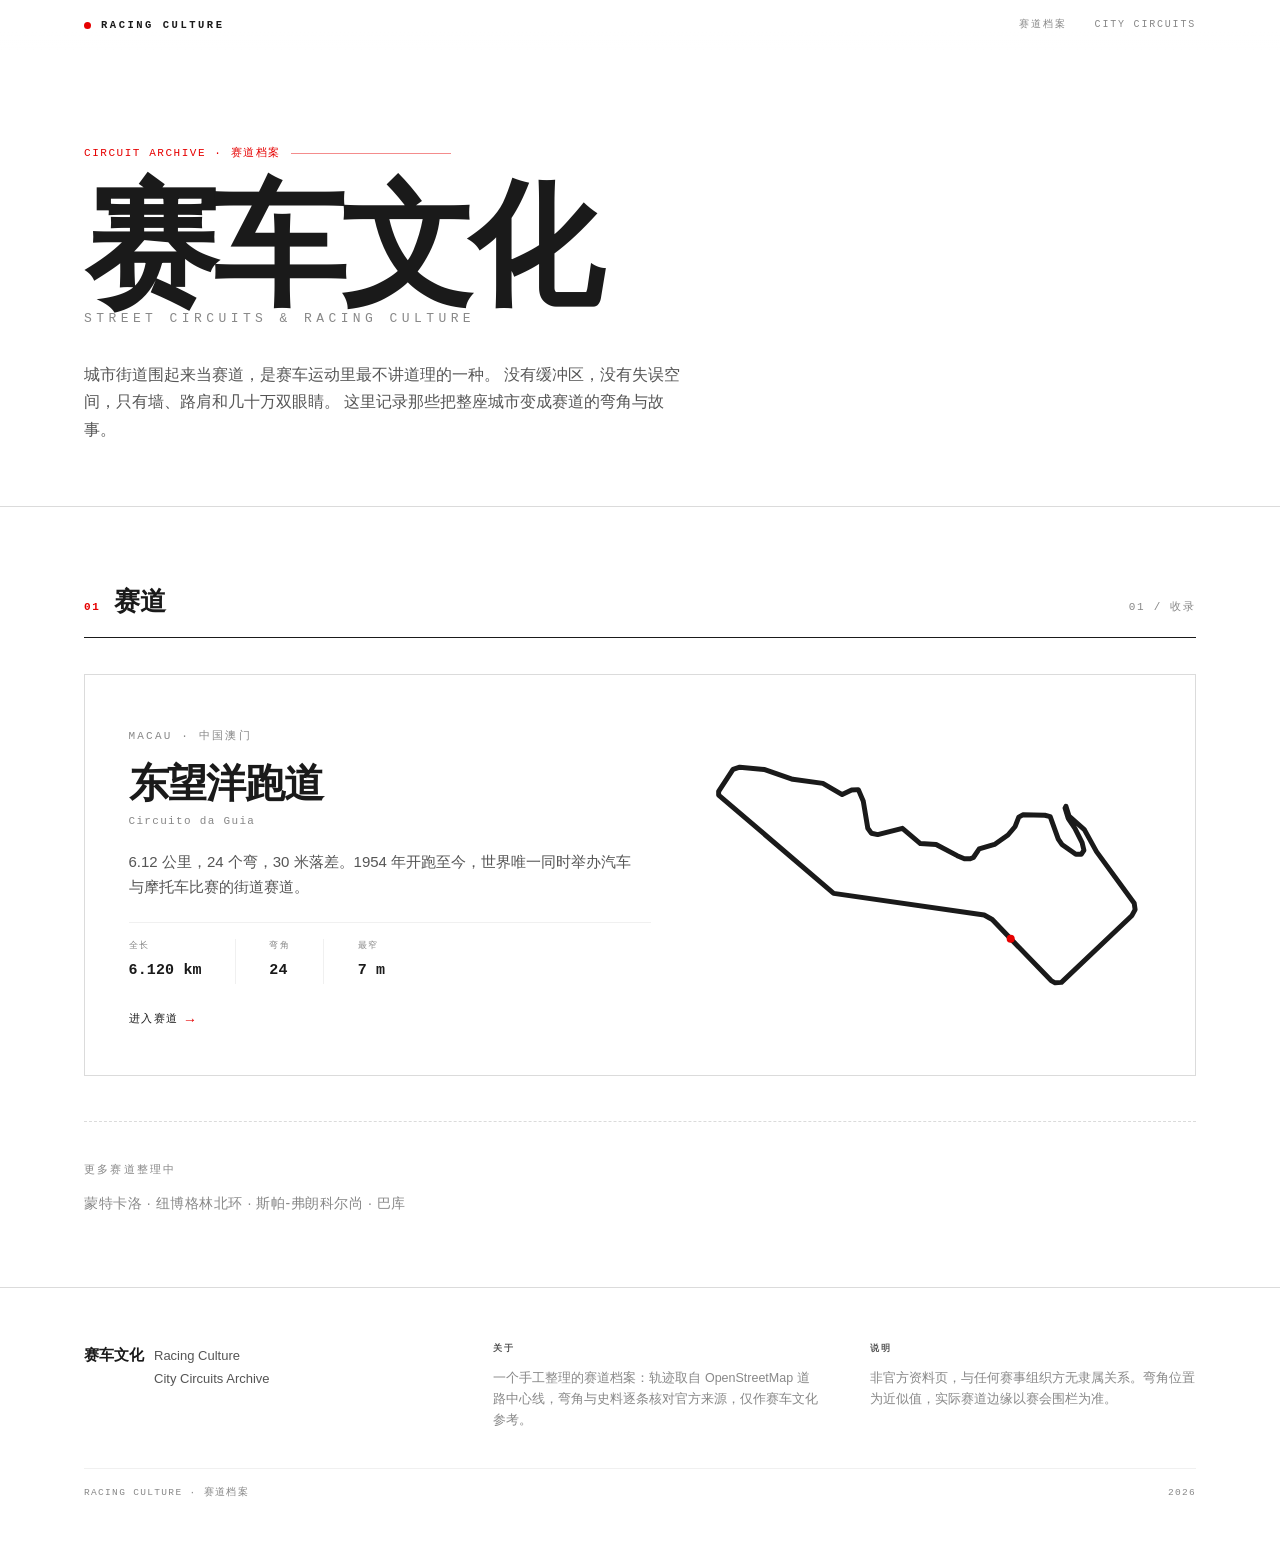
<file: index.html>
<!DOCTYPE html>
<html lang="zh-Hans">
<head>
<meta charset="utf-8">
<meta name="viewport" content="width=device-width, initial-scale=1">
<title>赛车文化 · Racing Culture</title>
<meta name="description" content="世界城市赛道与赛车文化档案：赛道几何、关键弯角、命名由来与历史事件。">
<meta name="theme-color" content="#ffffff">
<link rel="stylesheet" href="assets/site.css?v=20261124">
</head>
<body>

<header class="top">
  <div class="wrap">
    <a class="brand" href="./">
      <i></i><span>RACING CULTURE</span>
    </a>
    <nav class="meta">
      <span>赛道档案</span>
      <span>City Circuits</span>
    </nav>
  </div>
</header>

<main>

  <section class="hero">
    <div class="wrap">
      <div class="eyebrow mono">Circuit Archive · 赛道档案</div>
      <h1>赛车文化<span class="sub">Street Circuits &amp; Racing Culture</span></h1>
      <p class="deck">
        城市街道围起来当赛道，是赛车运动里最不讲道理的一种。
        没有缓冲区，没有失误空间，只有墙、路肩和几十万双眼睛。
        这里记录那些把整座城市变成赛道的弯角与故事。
      </p>
    </div>
  </section>

  <section class="tracks">
    <div class="wrap">
      <div class="s-head">
        <span class="idx mono">01</span>
        <h2>赛道</h2>
        <span class="cnt mono">01 / 收录</span>
      </div>

      <a class="card" href="macau-guia/">
        <div class="card-info">
          <span class="tag mono">Macau · 中国澳门</span>
          <h3>东望洋跑道</h3>
          <span class="alt">Circuito da Guia</span>
          <p>6.12 公里，24 个弯，30 米落差。1954 年开跑至今，世界唯一同时举办汽车与摩托车比赛的街道赛道。</p>
          <dl>
            <div><dt>全长</dt><dd>6.120 km</dd></div>
            <div><dt>弯角</dt><dd>24</dd></div>
            <div><dt>最窄</dt><dd>7 m</dd></div>
          </dl>
          <span class="go mono">进入赛道 <b>→</b></span>
        </div>
        <div class="card-visual">
          <svg viewBox="0 0 1000 552.3" role="img" aria-label="东望洋赛道轮廓">
            <path class="outline" d="M687,418 L646,375 L628,365 L293,317 L37,98 L37,90 L69,41 L84,36 L138,41 L202,63 L269,72 L312,97 L333,87 L348,86 L359,112 L369,172 L377,183 L391,186 L446,172 L486,206 L521,208 L568,233 L584,240 L597,240 L604,237 L617,218 L651,208 L681,187 L697,168 L705,147 L714,142 L763,143 L775,146 L793,196 L801,208 L832,230 L844,230 L850,221 L846,204 L830,172 L815,150 L808,127 L810,123 L817,145 L851,175 L878,224 L962,339 L964,353 L957,366 L800,515 L786,516 L777,511 Z"/>
            <circle class="sf" cx="687" cy="418" r="9"/>
          </svg>
        </div>
      </a>

      <div class="soon">
        <span class="mono">更多赛道整理中</span>
        <p>蒙特卡洛 · 纽博格林北环 · 斯帕-弗朗科尔尚 · 巴库</p>
      </div>
    </div>
  </section>

</main>

<footer class="foot">
  <div class="wrap">
    <div class="foot-grid">
      <div class="mark">
        <b>赛车文化</b>
        <span>Racing Culture<br>City Circuits Archive</span>
      </div>
      <div>
        <h4>关于</h4>
        <p>一个手工整理的赛道档案：轨迹取自 OpenStreetMap 道路中心线，弯角与史料逐条核对官方来源，仅作赛车文化参考。</p>
      </div>
      <div>
        <h4>说明</h4>
        <p>非官方资料页，与任何赛事组织方无隶属关系。弯角位置为近似值，实际赛道边缘以赛会围栏为准。</p>
      </div>
    </div>
    <div class="rowline">
      <span>Racing Culture · 赛道档案</span>
      <span>2026</span>
    </div>
  </div>
</footer>

</body>
</html>
</file>
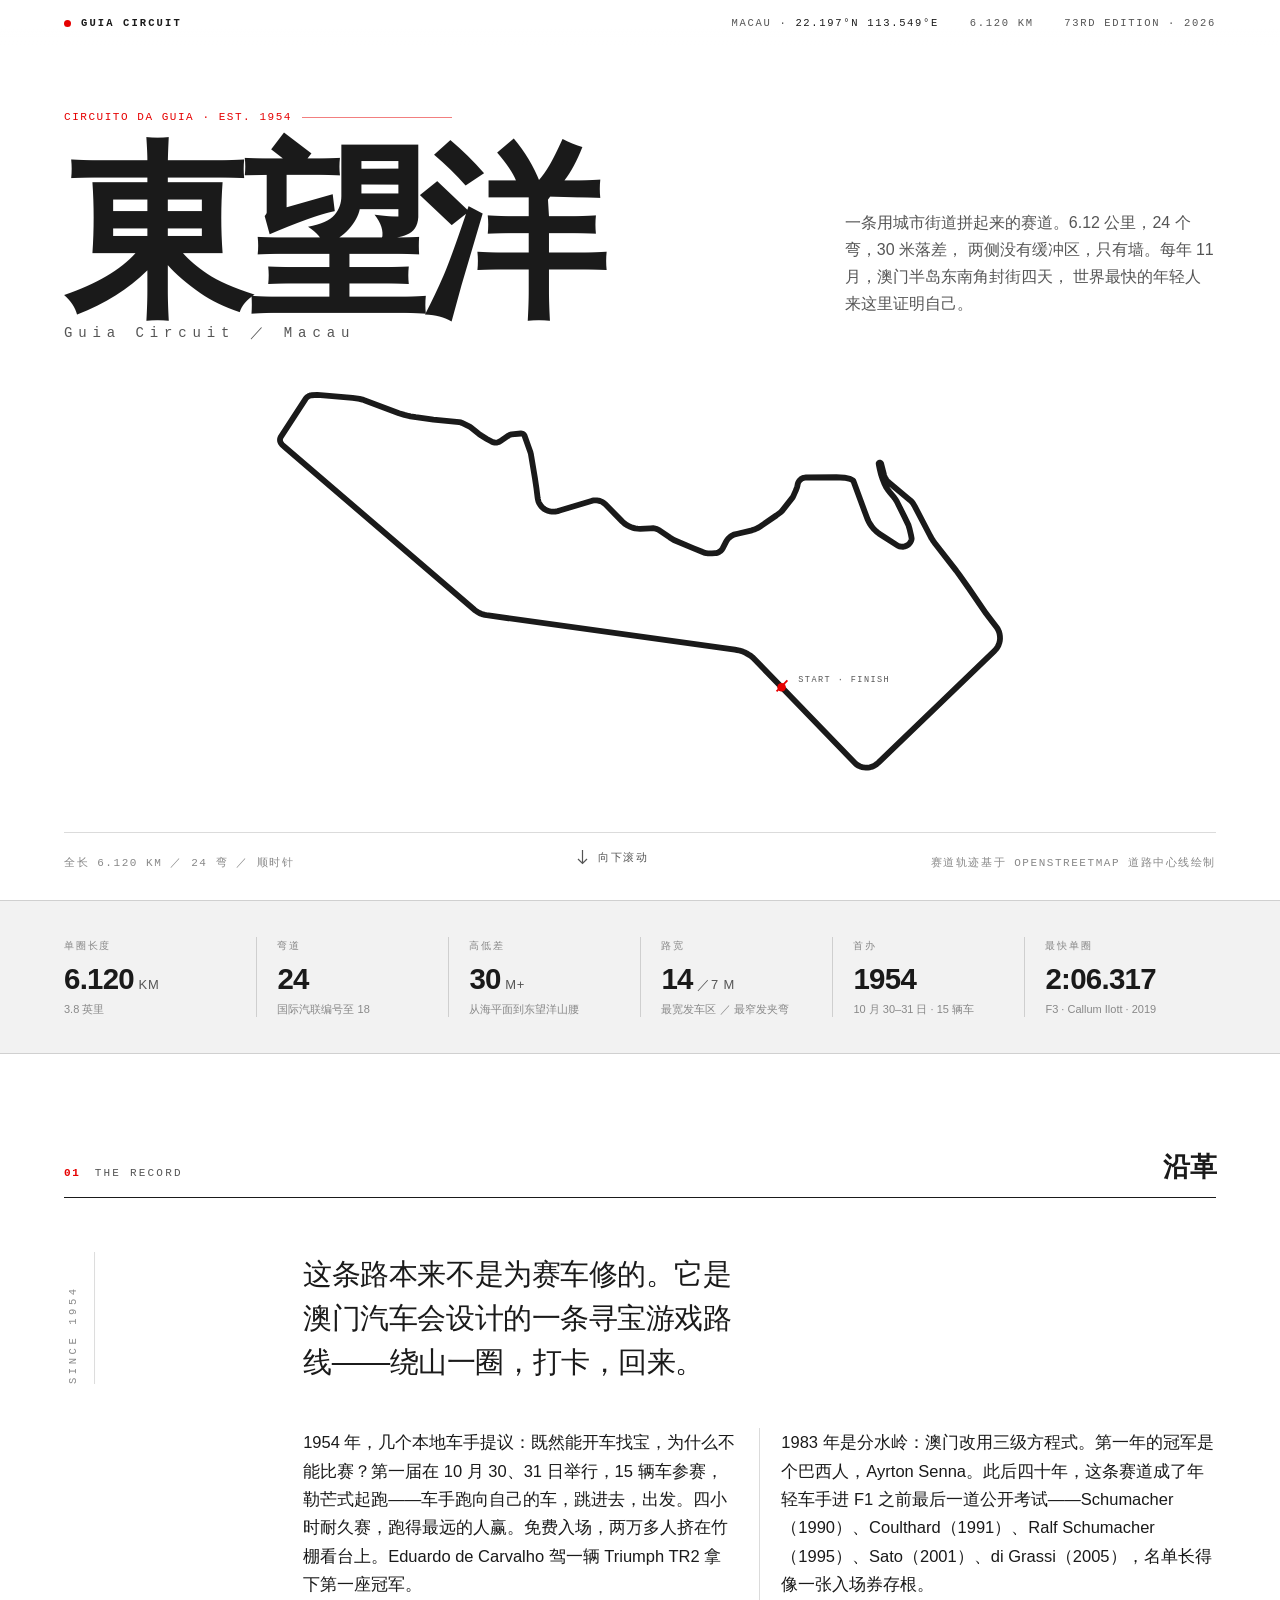
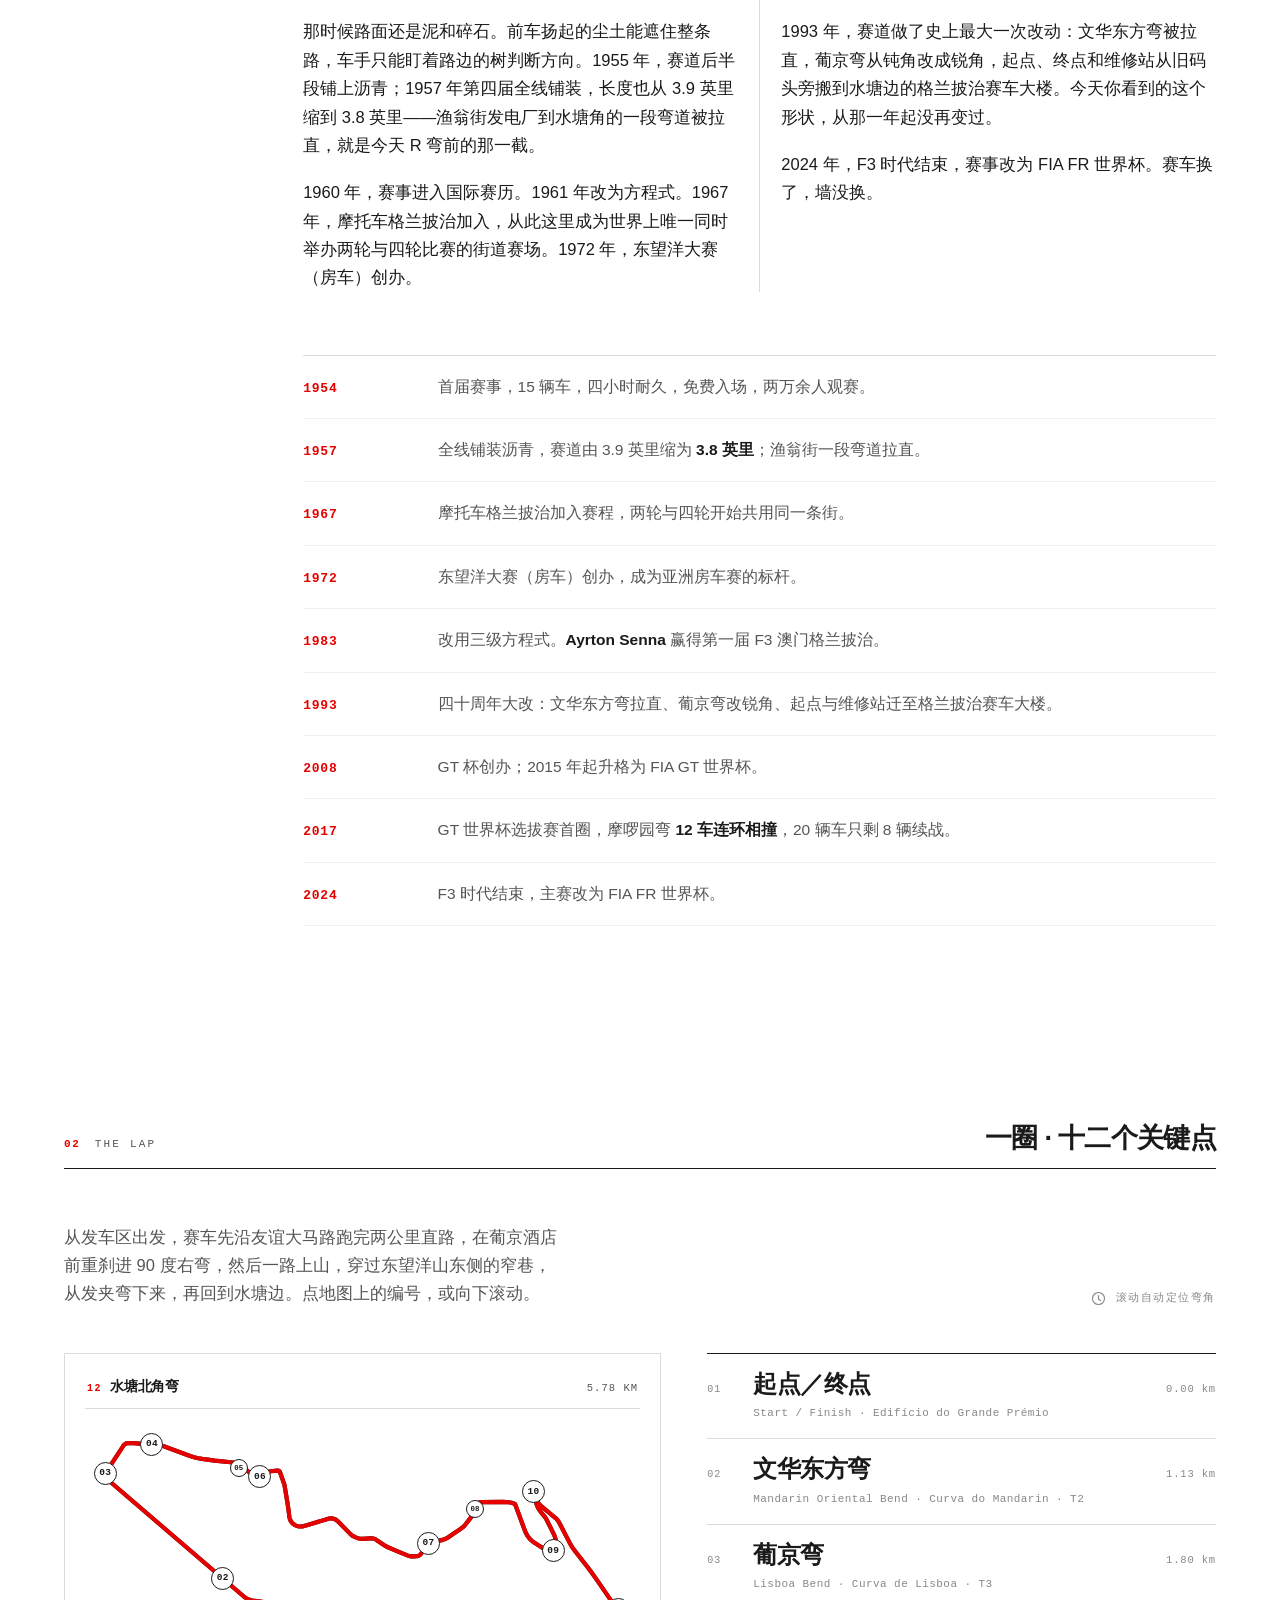
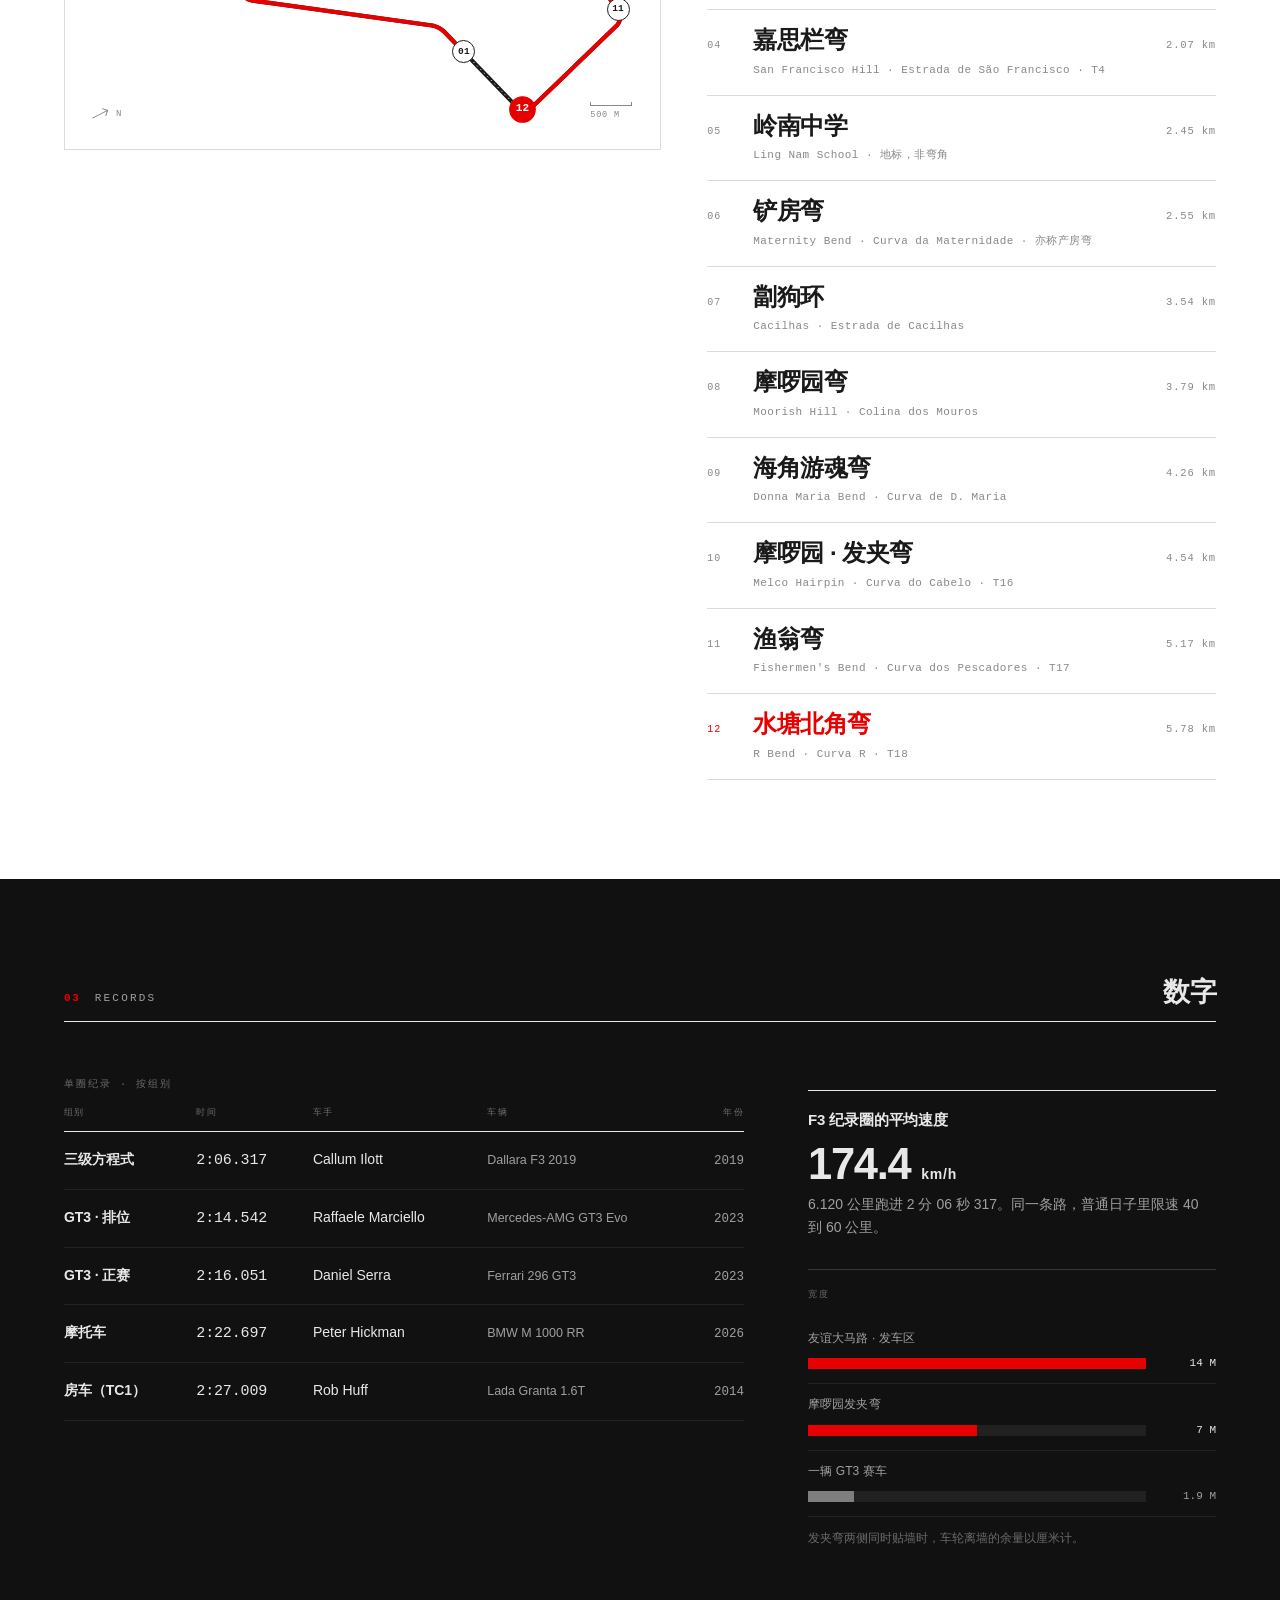
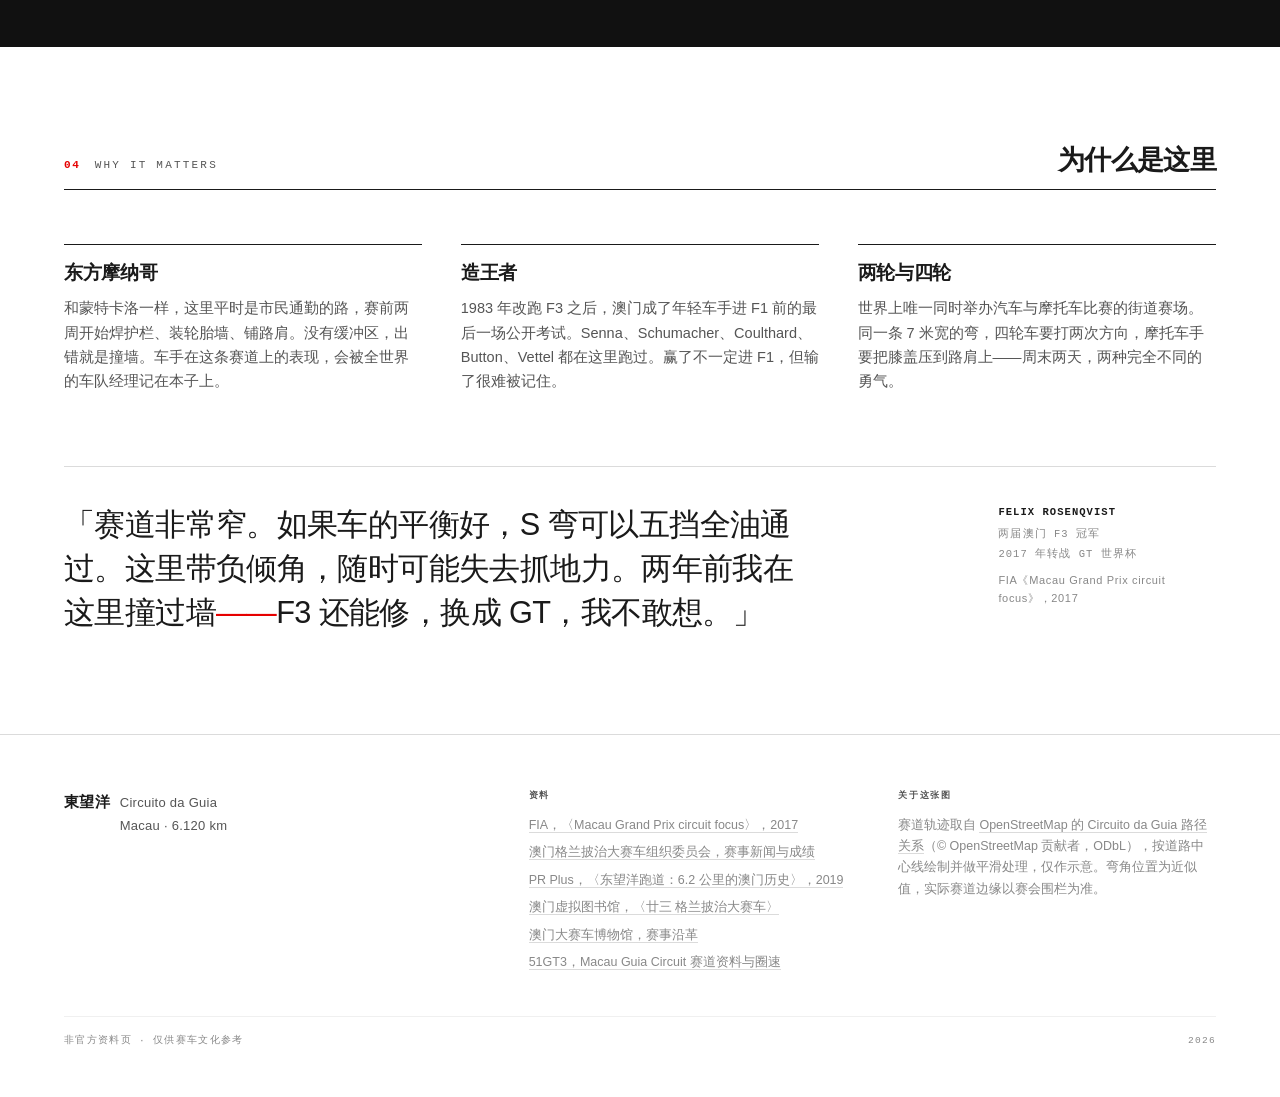
<file: macau-guia/index.html>
<!doctype html>
<html lang="zh-Hans">
<head>
<meta charset="utf-8">
<meta name="viewport" content="width=device-width,initial-scale=1">
<title>东望洋赛道 · Guia Circuit｜澳门的 6.12 公里街道赛</title>
<meta name="description" content="澳门东望洋跑道（Circuito da Guia）交互式弯道指南：赛道沿革、真实行车轨迹、11 个关键弯角与路段的中英葡名称、命名由来与历史事件。">
<meta name="theme-color" content="#ffffff">
<link rel="stylesheet" href="assets/main.css?v=20261126d">
</head>
<body>

<header class="topbar">
  <div class="brand"><i></i><span>GUIA&nbsp;CIRCUIT</span></div>
  <div class="meta">
    <span>MACAU&nbsp;·&nbsp;<b>22.197°N 113.549°E</b></span>
    <span>6.120&nbsp;KM</span>
    <span>73RD&nbsp;EDITION&nbsp;·&nbsp;2026</span>
  </div>
</header>

<main>

<!-- ============================== HERO ============================== -->
<section class="hero">
  <div class="wrap">
    <div class="hero-head">
      <div>
        <div class="eyebrow mono">Circuito da Guia · Est. 1954</div>
        <h1>東望洋<span class="latin">Guia Circuit ／ Macau</span></h1>
      </div>
      <p class="hero-deck">
        一条用城市街道拼起来的赛道。6.12 公里，24 个弯，30 米落差，
        两侧没有缓冲区，只有墙。每年 11 月，澳门半岛东南角封街四天，
        世界最快的年轻人来这里证明自己。
      </p>
    </div>

    <div class="hero-map">
      <div class="map-frame" id="heroMap">
        <svg id="heroTrack" viewBox="0 0 1000 552.3" role="img" aria-label="东望洋赛道平面示意图">
          <path class="track-base" d="M687.3,417.7 L659.2,388.6 L645.7,374.8 L643.6,373.0 L641.4,371.4 L637.4,369.1 L635.0,367.9 L632.5,366.8 L628.1,365.4 L625.2,364.8 L622.2,364.3 L302.3,319.9 L300.0,319.5 L297.7,318.9 L295.2,318.0 L292.9,317.0 L289.6,315.1 L286.6,312.9 L43.2,104.1 L38.6,100.0 L37.4,98.4 L36.9,97.5 L36.4,96.3 L36.1,95.2 L36.0,94.0 L36.1,92.7 L36.4,91.6 L36.9,90.4 L69.0,41.0 L70.1,39.6 L71.5,38.5 L73.0,37.5 L74.6,36.9 L75.8,36.5 L77.0,36.4 L84.1,36.0 L92.1,36.6 L129.5,39.9 L136.5,40.7 L138.5,41.0 L142.3,42.0 L145.5,43.1 L189.3,59.5 L196.4,61.7 L201.9,63.1 L204.1,63.6 L211.0,64.7 L233.7,67.8 L266.9,71.1 L269.1,71.5 L270.6,72.1 L281.1,77.3 L282.1,77.9 L292.6,86.4 L295.4,88.3 L302.6,92.7 L308.7,96.1 L310.2,96.8 L311.9,97.3 L313.7,97.4 L315.2,97.4 L317.0,97.0 L318.6,96.4 L319.6,95.8 L330.7,88.3 L331.8,87.7 L333.1,87.2 L334.5,86.9 L346.5,85.7 L348.1,85.8 L348.9,86.2 L349.8,86.7 L350.5,87.4 L351.1,88.3 L358.9,110.3 L359.4,112.3 L364.6,143.4 L366.5,156.2 L368.1,168.9 L368.4,170.6 L368.8,172.2 L369.3,173.8 L370.0,175.4 L370.8,176.8 L371.8,178.2 L372.8,179.6 L374.0,180.8 L375.2,181.9 L376.9,183.2 L378.4,184.0 L380.3,184.9 L382.3,185.6 L384.3,186.1 L386.4,186.4 L388.5,186.5 L390.6,186.3 L394.0,185.7 L396.5,185.0 L438.5,172.3 L440.6,171.9 L442.4,171.8 L444.2,171.8 L446.4,172.2 L448.8,172.9 L451.2,173.9 L453.3,175.3 L455.4,177.0 L477.3,199.3 L480.4,202.0 L483.1,203.8 L486.5,205.6 L490.1,207.0 L493.8,208.0 L497.0,208.4 L500.2,208.6 L513.4,207.9 L516.9,207.8 L518.4,208.0 L520.6,208.5 L523.5,209.6 L525.0,210.6 L538.4,219.7 L541.0,221.3 L543.6,222.9 L568.4,233.4 L580.8,238.5 L583.8,239.6 L585.6,240.0 L587.5,240.2 L589.6,240.3 L592.9,240.2 L596.7,239.9 L598.9,239.7 L600.8,239.0 L602.2,238.3 L603.9,237.1 L605.3,235.6 L606.4,234.0 L611.0,225.0 L612.3,223.0 L613.8,221.1 L614.9,220.0 L617.4,218.0 L618.7,217.2 L620.9,216.1 L625.8,214.9 L644.2,210.5 L647.2,209.5 L650.6,208.0 L653.3,206.6 L659.0,202.8 L675.6,191.4 L681.3,187.2 L683.1,185.4 L697.0,167.7 L700.6,159.7 L702.3,155.3 L702.7,154.0 L703.3,150.7 L704.0,148.7 L704.9,147.2 L705.9,145.9 L707.1,144.9 L708.4,143.9 L709.8,143.2 L711.1,142.8 L712.5,142.5 L713.8,142.4 L753.1,142.1 L763.4,142.7 L770.6,144.2 L774.8,146.3 L789.9,187.2 L793.3,196.2 L794.7,199.2 L796.5,202.4 L798.7,205.5 L801.0,208.4 L804.3,211.7 L806.3,213.4 L808.3,215.0 L832.1,230.2 L834.2,231.1 L836.4,231.6 L838.7,231.7 L841.2,231.3 L842.6,230.8 L844.2,230.0 L845.5,229.2 L846.6,228.2 L847.8,226.8 L848.6,225.6 L849.3,224.2 L849.8,222.8 L850.1,221.3 L850.0,220.4 L849.3,216.7 L847.5,209.0 L846.0,203.8 L840.4,192.2 L830.5,172.4 L829.1,170.3 L827.5,168.1 L821.5,160.9 L819.2,157.8 L817.1,154.7 L815.0,150.5 L812.2,143.2 L810.6,138.4 L809.2,132.6 L808.0,126.8 L807.7,125.1 L807.6,124.2 L807.7,124.0 L808.3,123.5 L809.0,123.3 L809.7,123.4 L810.4,123.9 L810.8,124.6 L814.7,139.9 L815.9,142.8 L817.4,145.2 L818.6,146.8 L820.0,148.3 L847.7,171.3 L849.6,173.0 L851.2,174.9 L852.7,177.1 L854.0,179.3 L873.1,215.9 L875.7,220.7 L878.1,224.4 L880.8,228.2 L907.5,262.4 L911.9,268.4 L923.5,284.8 L946.1,317.8 L960.1,336.1 L961.6,338.7 L962.7,341.2 L963.4,343.8 L963.9,347.0 L964.0,350.2 L963.7,352.9 L963.1,355.5 L962.2,358.1 L961.2,360.1 L960.0,362.1 L958.6,363.9 L956.9,365.8 L807.3,509.9 L804.8,512.0 L802.1,513.8 L799.5,515.0 L796.3,515.9 L793.5,516.3 L791.1,516.3 L788.7,516.1 L786.0,515.6 L783.7,514.8 L781.1,513.6 L779.1,512.3 L777.3,510.8 Z"/>
          <g class="sf-mark">
            <line x1="682.5" y1="412.7" x2="682.5" y2="412.7"/>
            <circle cx="682.5" cy="412.7" r="5.5"/>
            <line x1="676" y1="418" x2="690" y2="404" class="sf-tick"/>
            <text x="704" y="406" text-anchor="start">START · FINISH</text>
          </g>
        
        </svg>
      </div>
    </div>

    <div class="hero-foot mono">
      <span>全长 6.120 km ／ 24 弯 ／ 顺时针</span>
      <span class="scroll">
        <svg viewBox="0 0 11 16" fill="none" stroke="currentColor" stroke-width="1.2"><path d="M5.5 0v13M1 9l4.5 4.5L10 9"/></svg>
        向下滚动
      </span>
      <span>赛道轨迹基于 OpenStreetMap 道路中心线绘制</span>
    </div>
  </div>
</section>

<!-- ============================== STRIP ============================== -->
<section class="strip">
  <div class="wrap">
    <div class="strip-grid">
      <div class="strip-cell">
        <span class="k mono-sm">单圈长度</span>
        <span class="v">6.120<small>KM</small></span>
        <span class="n">3.8 英里</span>
      </div>
      <div class="strip-cell">
        <span class="k mono-sm">弯道</span>
        <span class="v">24</span>
        <span class="n">国际汽联编号至 18</span>
      </div>
      <div class="strip-cell">
        <span class="k mono-sm">高低差</span>
        <span class="v">30<small>M+</small></span>
        <span class="n">从海平面到东望洋山腰</span>
      </div>
      <div class="strip-cell">
        <span class="k mono-sm">路宽</span>
        <span class="v">14<small>／7 M</small></span>
        <span class="n">最宽发车区 ／ 最窄发夹弯</span>
      </div>
      <div class="strip-cell">
        <span class="k mono-sm">首办</span>
        <span class="v">1954</span>
        <span class="n">10 月 30–31 日 · 15 辆车</span>
      </div>
      <div class="strip-cell">
        <span class="k mono-sm">最快单圈</span>
        <span class="v">2:06.317</span>
        <span class="n">F3 · Callum Ilott · 2019</span>
      </div>
    </div>
  </div>
</section>

<!-- ============================== STORY ============================== -->
<section class="section" id="story">
  <div class="wrap">
    <div class="s-head">
      <div class="idx"><b>01</b><span>The record</span></div>
      <h2>沿革</h2>
    </div>

    <div class="story-grid">
      <div class="story-side">
        <div class="vl">Since 1954</div>
      </div>

      <div class="story-body">
        <p class="lede">这条路本来不是为赛车修的。它是澳门汽车会设计的一条寻宝游戏路线——绕山一圈，打卡，回来。</p>

        <div class="cols">
          <p class="first">1954 年，几个本地车手提议：既然能开车找宝，为什么不能比赛？第一届在 10 月 30、31 日举行，15 辆车参赛，勒芒式起跑——车手跑向自己的车，跳进去，出发。四小时耐久赛，跑得最远的人赢。免费入场，两万多人挤在竹棚看台上。Eduardo de Carvalho 驾一辆 Triumph TR2 拿下第一座冠军。</p>
          <p>那时候路面还是泥和碎石。前车扬起的尘土能遮住整条路，车手只能盯着路边的树判断方向。1955 年，赛道后半段铺上沥青；1957 年第四届全线铺装，长度也从 3.9 英里缩到 3.8 英里——渔翁街发电厂到水塘角的一段弯道被拉直，就是今天 R 弯前的那一截。</p>
          <p>1960 年，赛事进入国际赛历。1961 年改为方程式。1967 年，摩托车格兰披治加入，从此这里成为世界上唯一同时举办两轮与四轮比赛的街道赛场。1972 年，东望洋大赛（房车）创办。</p>
          <p>1983 年是分水岭：澳门改用三级方程式。第一年的冠军是个巴西人，Ayrton Senna。此后四十年，这条赛道成了年轻车手进 F1 之前最后一道公开考试——Schumacher（1990）、Coulthard（1991）、Ralf Schumacher（1995）、Sato（2001）、di Grassi（2005），名单长得像一张入场券存根。</p>
          <p>1993 年，赛道做了史上最大一次改动：文华东方弯被拉直，葡京弯从钝角改成锐角，起点、终点和维修站从旧码头旁搬到水塘边的格兰披治赛车大楼。今天你看到的这个形状，从那一年起没再变过。</p>
          <p>2024 年，F3 时代结束，赛事改为 FIA FR 世界杯。赛车换了，墙没换。</p>
        </div>

        <div class="timeline">
          <div class="tl-row"><div class="yr">1954</div><p>首届赛事，15 辆车，四小时耐久，免费入场，两万余人观赛。</p></div>
          <div class="tl-row"><div class="yr">1957</div><p>全线铺装沥青，赛道由 3.9 英里缩为 <b>3.8 英里</b>；渔翁街一段弯道拉直。</p></div>
          <div class="tl-row"><div class="yr">1967</div><p>摩托车格兰披治加入赛程，两轮与四轮开始共用同一条街。</p></div>
          <div class="tl-row"><div class="yr">1972</div><p>东望洋大赛（房车）创办，成为亚洲房车赛的标杆。</p></div>
          <div class="tl-row"><div class="yr">1983</div><p>改用三级方程式。<b>Ayrton Senna</b> 赢得第一届 F3 澳门格兰披治。</p></div>
          <div class="tl-row"><div class="yr">1993</div><p>四十周年大改：文华东方弯拉直、葡京弯改锐角、起点与维修站迁至格兰披治赛车大楼。</p></div>
          <div class="tl-row"><div class="yr">2008</div><p>GT 杯创办；2015 年起升格为 FIA GT 世界杯。</p></div>
          <div class="tl-row"><div class="yr">2017</div><p>GT 世界杯选拔赛首圈，摩啰园弯 <b>12 车连环相撞</b>，20 辆车只剩 8 辆续战。</p></div>
          <div class="tl-row"><div class="yr">2024</div><p>F3 时代结束，主赛改为 FIA FR 世界杯。</p></div>
        </div>
      </div>
    </div>
  </div>
</section>

<!-- ============================== LAP ============================== -->
<section class="section lap" id="lap">
  <div class="wrap">
    <div class="s-head">
      <div class="idx"><b>02</b><span>The lap</span></div>
      <h2>一圈 · 十二个关键点</h2>
    </div>

    <div class="lap-intro">
      <p>从发车区出发，赛车先沿友谊大马路跑完两公里直路，在葡京酒店前重刹进 90 度右弯，然后一路上山，穿过东望洋山东侧的窄巷，从发夹弯下来，再回到水塘边。点地图上的编号，或向下滚动。</p>
      <div class="hint mono">
        <svg viewBox="0 0 16 16" fill="none" stroke="currentColor" stroke-width="1.2"><circle cx="8" cy="8" r="6.4"/><path d="M8 4.6v4.2l2.6 1.6"/></svg>
        <span>滚动自动定位弯角</span>
      </div>
    </div>

    <div class="lap-grid">
      <!-- map -->
      <div class="map-col">
        <div class="map-shell">
          <div class="map-meta">
            <span class="now"><b id="nowIdx">01</b><span id="nowName">起点／终点</span></span>
            <span class="dist" id="nowKm">0.00 KM</span>
          </div>
          <div class="map-frame" id="lapMap">
            <svg id="lapTrack" viewBox="0 0 1000 552.3" role="img" aria-label="东望洋赛道，标注 11 个关键弯角">
              <path class="track-base" d="M687.3,417.7 L659.2,388.6 L645.7,374.8 L643.6,373.0 L641.4,371.4 L637.4,369.1 L635.0,367.9 L632.5,366.8 L628.1,365.4 L625.2,364.8 L622.2,364.3 L302.3,319.9 L300.0,319.5 L297.7,318.9 L295.2,318.0 L292.9,317.0 L289.6,315.1 L286.6,312.9 L43.2,104.1 L38.6,100.0 L37.4,98.4 L36.9,97.5 L36.4,96.3 L36.1,95.2 L36.0,94.0 L36.1,92.7 L36.4,91.6 L36.9,90.4 L69.0,41.0 L70.1,39.6 L71.5,38.5 L73.0,37.5 L74.6,36.9 L75.8,36.5 L77.0,36.4 L84.1,36.0 L92.1,36.6 L129.5,39.9 L136.5,40.7 L138.5,41.0 L142.3,42.0 L145.5,43.1 L189.3,59.5 L196.4,61.7 L201.9,63.1 L204.1,63.6 L211.0,64.7 L233.7,67.8 L266.9,71.1 L269.1,71.5 L270.6,72.1 L281.1,77.3 L282.1,77.9 L292.6,86.4 L295.4,88.3 L302.6,92.7 L308.7,96.1 L310.2,96.8 L311.9,97.3 L313.7,97.4 L315.2,97.4 L317.0,97.0 L318.6,96.4 L319.6,95.8 L330.7,88.3 L331.8,87.7 L333.1,87.2 L334.5,86.9 L346.5,85.7 L348.1,85.8 L348.9,86.2 L349.8,86.7 L350.5,87.4 L351.1,88.3 L358.9,110.3 L359.4,112.3 L364.6,143.4 L366.5,156.2 L368.1,168.9 L368.4,170.6 L368.8,172.2 L369.3,173.8 L370.0,175.4 L370.8,176.8 L371.8,178.2 L372.8,179.6 L374.0,180.8 L375.2,181.9 L376.9,183.2 L378.4,184.0 L380.3,184.9 L382.3,185.6 L384.3,186.1 L386.4,186.4 L388.5,186.5 L390.6,186.3 L394.0,185.7 L396.5,185.0 L438.5,172.3 L440.6,171.9 L442.4,171.8 L444.2,171.8 L446.4,172.2 L448.8,172.9 L451.2,173.9 L453.3,175.3 L455.4,177.0 L477.3,199.3 L480.4,202.0 L483.1,203.8 L486.5,205.6 L490.1,207.0 L493.8,208.0 L497.0,208.4 L500.2,208.6 L513.4,207.9 L516.9,207.8 L518.4,208.0 L520.6,208.5 L523.5,209.6 L525.0,210.6 L538.4,219.7 L541.0,221.3 L543.6,222.9 L568.4,233.4 L580.8,238.5 L583.8,239.6 L585.6,240.0 L587.5,240.2 L589.6,240.3 L592.9,240.2 L596.7,239.9 L598.9,239.7 L600.8,239.0 L602.2,238.3 L603.9,237.1 L605.3,235.6 L606.4,234.0 L611.0,225.0 L612.3,223.0 L613.8,221.1 L614.9,220.0 L617.4,218.0 L618.7,217.2 L620.9,216.1 L625.8,214.9 L644.2,210.5 L647.2,209.5 L650.6,208.0 L653.3,206.6 L659.0,202.8 L675.6,191.4 L681.3,187.2 L683.1,185.4 L697.0,167.7 L700.6,159.7 L702.3,155.3 L702.7,154.0 L703.3,150.7 L704.0,148.7 L704.9,147.2 L705.9,145.9 L707.1,144.9 L708.4,143.9 L709.8,143.2 L711.1,142.8 L712.5,142.5 L713.8,142.4 L753.1,142.1 L763.4,142.7 L770.6,144.2 L774.8,146.3 L789.9,187.2 L793.3,196.2 L794.7,199.2 L796.5,202.4 L798.7,205.5 L801.0,208.4 L804.3,211.7 L806.3,213.4 L808.3,215.0 L832.1,230.2 L834.2,231.1 L836.4,231.6 L838.7,231.7 L841.2,231.3 L842.6,230.8 L844.2,230.0 L845.5,229.2 L846.6,228.2 L847.8,226.8 L848.6,225.6 L849.3,224.2 L849.8,222.8 L850.1,221.3 L850.0,220.4 L849.3,216.7 L847.5,209.0 L846.0,203.8 L840.4,192.2 L830.5,172.4 L829.1,170.3 L827.5,168.1 L821.5,160.9 L819.2,157.8 L817.1,154.7 L815.0,150.5 L812.2,143.2 L810.6,138.4 L809.2,132.6 L808.0,126.8 L807.7,125.1 L807.6,124.2 L807.7,124.0 L808.3,123.5 L809.0,123.3 L809.7,123.4 L810.4,123.9 L810.8,124.6 L814.7,139.9 L815.9,142.8 L817.4,145.2 L818.6,146.8 L820.0,148.3 L847.7,171.3 L849.6,173.0 L851.2,174.9 L852.7,177.1 L854.0,179.3 L873.1,215.9 L875.7,220.7 L878.1,224.4 L880.8,228.2 L907.5,262.4 L911.9,268.4 L923.5,284.8 L946.1,317.8 L960.1,336.1 L961.6,338.7 L962.7,341.2 L963.4,343.8 L963.9,347.0 L964.0,350.2 L963.7,352.9 L963.1,355.5 L962.2,358.1 L961.2,360.1 L960.0,362.1 L958.6,363.9 L956.9,365.8 L807.3,509.9 L804.8,512.0 L802.1,513.8 L799.5,515.0 L796.3,515.9 L793.5,516.3 L791.1,516.3 L788.7,516.1 L786.0,515.6 L783.7,514.8 L781.1,513.6 L779.1,512.3 L777.3,510.8 Z"/>
              <path class="track-dash" d="M687.3,417.7 L659.2,388.6 L645.7,374.8 L643.6,373.0 L641.4,371.4 L637.4,369.1 L635.0,367.9 L632.5,366.8 L628.1,365.4 L625.2,364.8 L622.2,364.3 L302.3,319.9 L300.0,319.5 L297.7,318.9 L295.2,318.0 L292.9,317.0 L289.6,315.1 L286.6,312.9 L43.2,104.1 L38.6,100.0 L37.4,98.4 L36.9,97.5 L36.4,96.3 L36.1,95.2 L36.0,94.0 L36.1,92.7 L36.4,91.6 L36.9,90.4 L69.0,41.0 L70.1,39.6 L71.5,38.5 L73.0,37.5 L74.6,36.9 L75.8,36.5 L77.0,36.4 L84.1,36.0 L92.1,36.6 L129.5,39.9 L136.5,40.7 L138.5,41.0 L142.3,42.0 L145.5,43.1 L189.3,59.5 L196.4,61.7 L201.9,63.1 L204.1,63.6 L211.0,64.7 L233.7,67.8 L266.9,71.1 L269.1,71.5 L270.6,72.1 L281.1,77.3 L282.1,77.9 L292.6,86.4 L295.4,88.3 L302.6,92.7 L308.7,96.1 L310.2,96.8 L311.9,97.3 L313.7,97.4 L315.2,97.4 L317.0,97.0 L318.6,96.4 L319.6,95.8 L330.7,88.3 L331.8,87.7 L333.1,87.2 L334.5,86.9 L346.5,85.7 L348.1,85.8 L348.9,86.2 L349.8,86.7 L350.5,87.4 L351.1,88.3 L358.9,110.3 L359.4,112.3 L364.6,143.4 L366.5,156.2 L368.1,168.9 L368.4,170.6 L368.8,172.2 L369.3,173.8 L370.0,175.4 L370.8,176.8 L371.8,178.2 L372.8,179.6 L374.0,180.8 L375.2,181.9 L376.9,183.2 L378.4,184.0 L380.3,184.9 L382.3,185.6 L384.3,186.1 L386.4,186.4 L388.5,186.5 L390.6,186.3 L394.0,185.7 L396.5,185.0 L438.5,172.3 L440.6,171.9 L442.4,171.8 L444.2,171.8 L446.4,172.2 L448.8,172.9 L451.2,173.9 L453.3,175.3 L455.4,177.0 L477.3,199.3 L480.4,202.0 L483.1,203.8 L486.5,205.6 L490.1,207.0 L493.8,208.0 L497.0,208.4 L500.2,208.6 L513.4,207.9 L516.9,207.8 L518.4,208.0 L520.6,208.5 L523.5,209.6 L525.0,210.6 L538.4,219.7 L541.0,221.3 L543.6,222.9 L568.4,233.4 L580.8,238.5 L583.8,239.6 L585.6,240.0 L587.5,240.2 L589.6,240.3 L592.9,240.2 L596.7,239.9 L598.9,239.7 L600.8,239.0 L602.2,238.3 L603.9,237.1 L605.3,235.6 L606.4,234.0 L611.0,225.0 L612.3,223.0 L613.8,221.1 L614.9,220.0 L617.4,218.0 L618.7,217.2 L620.9,216.1 L625.8,214.9 L644.2,210.5 L647.2,209.5 L650.6,208.0 L653.3,206.6 L659.0,202.8 L675.6,191.4 L681.3,187.2 L683.1,185.4 L697.0,167.7 L700.6,159.7 L702.3,155.3 L702.7,154.0 L703.3,150.7 L704.0,148.7 L704.9,147.2 L705.9,145.9 L707.1,144.9 L708.4,143.9 L709.8,143.2 L711.1,142.8 L712.5,142.5 L713.8,142.4 L753.1,142.1 L763.4,142.7 L770.6,144.2 L774.8,146.3 L789.9,187.2 L793.3,196.2 L794.7,199.2 L796.5,202.4 L798.7,205.5 L801.0,208.4 L804.3,211.7 L806.3,213.4 L808.3,215.0 L832.1,230.2 L834.2,231.1 L836.4,231.6 L838.7,231.7 L841.2,231.3 L842.6,230.8 L844.2,230.0 L845.5,229.2 L846.6,228.2 L847.8,226.8 L848.6,225.6 L849.3,224.2 L849.8,222.8 L850.1,221.3 L850.0,220.4 L849.3,216.7 L847.5,209.0 L846.0,203.8 L840.4,192.2 L830.5,172.4 L829.1,170.3 L827.5,168.1 L821.5,160.9 L819.2,157.8 L817.1,154.7 L815.0,150.5 L812.2,143.2 L810.6,138.4 L809.2,132.6 L808.0,126.8 L807.7,125.1 L807.6,124.2 L807.7,124.0 L808.3,123.5 L809.0,123.3 L809.7,123.4 L810.4,123.9 L810.8,124.6 L814.7,139.9 L815.9,142.8 L817.4,145.2 L818.6,146.8 L820.0,148.3 L847.7,171.3 L849.6,173.0 L851.2,174.9 L852.7,177.1 L854.0,179.3 L873.1,215.9 L875.7,220.7 L878.1,224.4 L880.8,228.2 L907.5,262.4 L911.9,268.4 L923.5,284.8 L946.1,317.8 L960.1,336.1 L961.6,338.7 L962.7,341.2 L963.4,343.8 L963.9,347.0 L964.0,350.2 L963.7,352.9 L963.1,355.5 L962.2,358.1 L961.2,360.1 L960.0,362.1 L958.6,363.9 L956.9,365.8 L807.3,509.9 L804.8,512.0 L802.1,513.8 L799.5,515.0 L796.3,515.9 L793.5,516.3 L791.1,516.3 L788.7,516.1 L786.0,515.6 L783.7,514.8 L781.1,513.6 L779.1,512.3 L777.3,510.8 Z"/>
              <path class="track-prog" id="progPath" d="M687.3,417.7 L659.2,388.6 L645.7,374.8 L643.6,373.0 L641.4,371.4 L637.4,369.1 L635.0,367.9 L632.5,366.8 L628.1,365.4 L625.2,364.8 L622.2,364.3 L302.3,319.9 L300.0,319.5 L297.7,318.9 L295.2,318.0 L292.9,317.0 L289.6,315.1 L286.6,312.9 L43.2,104.1 L38.6,100.0 L37.4,98.4 L36.9,97.5 L36.4,96.3 L36.1,95.2 L36.0,94.0 L36.1,92.7 L36.4,91.6 L36.9,90.4 L69.0,41.0 L70.1,39.6 L71.5,38.5 L73.0,37.5 L74.6,36.9 L75.8,36.5 L77.0,36.4 L84.1,36.0 L92.1,36.6 L129.5,39.9 L136.5,40.7 L138.5,41.0 L142.3,42.0 L145.5,43.1 L189.3,59.5 L196.4,61.7 L201.9,63.1 L204.1,63.6 L211.0,64.7 L233.7,67.8 L266.9,71.1 L269.1,71.5 L270.6,72.1 L281.1,77.3 L282.1,77.9 L292.6,86.4 L295.4,88.3 L302.6,92.7 L308.7,96.1 L310.2,96.8 L311.9,97.3 L313.7,97.4 L315.2,97.4 L317.0,97.0 L318.6,96.4 L319.6,95.8 L330.7,88.3 L331.8,87.7 L333.1,87.2 L334.5,86.9 L346.5,85.7 L348.1,85.8 L348.9,86.2 L349.8,86.7 L350.5,87.4 L351.1,88.3 L358.9,110.3 L359.4,112.3 L364.6,143.4 L366.5,156.2 L368.1,168.9 L368.4,170.6 L368.8,172.2 L369.3,173.8 L370.0,175.4 L370.8,176.8 L371.8,178.2 L372.8,179.6 L374.0,180.8 L375.2,181.9 L376.9,183.2 L378.4,184.0 L380.3,184.9 L382.3,185.6 L384.3,186.1 L386.4,186.4 L388.5,186.5 L390.6,186.3 L394.0,185.7 L396.5,185.0 L438.5,172.3 L440.6,171.9 L442.4,171.8 L444.2,171.8 L446.4,172.2 L448.8,172.9 L451.2,173.9 L453.3,175.3 L455.4,177.0 L477.3,199.3 L480.4,202.0 L483.1,203.8 L486.5,205.6 L490.1,207.0 L493.8,208.0 L497.0,208.4 L500.2,208.6 L513.4,207.9 L516.9,207.8 L518.4,208.0 L520.6,208.5 L523.5,209.6 L525.0,210.6 L538.4,219.7 L541.0,221.3 L543.6,222.9 L568.4,233.4 L580.8,238.5 L583.8,239.6 L585.6,240.0 L587.5,240.2 L589.6,240.3 L592.9,240.2 L596.7,239.9 L598.9,239.7 L600.8,239.0 L602.2,238.3 L603.9,237.1 L605.3,235.6 L606.4,234.0 L611.0,225.0 L612.3,223.0 L613.8,221.1 L614.9,220.0 L617.4,218.0 L618.7,217.2 L620.9,216.1 L625.8,214.9 L644.2,210.5 L647.2,209.5 L650.6,208.0 L653.3,206.6 L659.0,202.8 L675.6,191.4 L681.3,187.2 L683.1,185.4 L697.0,167.7 L700.6,159.7 L702.3,155.3 L702.7,154.0 L703.3,150.7 L704.0,148.7 L704.9,147.2 L705.9,145.9 L707.1,144.9 L708.4,143.9 L709.8,143.2 L711.1,142.8 L712.5,142.5 L713.8,142.4 L753.1,142.1 L763.4,142.7 L770.6,144.2 L774.8,146.3 L789.9,187.2 L793.3,196.2 L794.7,199.2 L796.5,202.4 L798.7,205.5 L801.0,208.4 L804.3,211.7 L806.3,213.4 L808.3,215.0 L832.1,230.2 L834.2,231.1 L836.4,231.6 L838.7,231.7 L841.2,231.3 L842.6,230.8 L844.2,230.0 L845.5,229.2 L846.6,228.2 L847.8,226.8 L848.6,225.6 L849.3,224.2 L849.8,222.8 L850.1,221.3 L850.0,220.4 L849.3,216.7 L847.5,209.0 L846.0,203.8 L840.4,192.2 L830.5,172.4 L829.1,170.3 L827.5,168.1 L821.5,160.9 L819.2,157.8 L817.1,154.7 L815.0,150.5 L812.2,143.2 L810.6,138.4 L809.2,132.6 L808.0,126.8 L807.7,125.1 L807.6,124.2 L807.7,124.0 L808.3,123.5 L809.0,123.3 L809.7,123.4 L810.4,123.9 L810.8,124.6 L814.7,139.9 L815.9,142.8 L817.4,145.2 L818.6,146.8 L820.0,148.3 L847.7,171.3 L849.6,173.0 L851.2,174.9 L852.7,177.1 L854.0,179.3 L873.1,215.9 L875.7,220.7 L878.1,224.4 L880.8,228.2 L907.5,262.4 L911.9,268.4 L923.5,284.8 L946.1,317.8 L960.1,336.1 L961.6,338.7 L962.7,341.2 L963.4,343.8 L963.9,347.0 L964.0,350.2 L963.7,352.9 L963.1,355.5 L962.2,358.1 L961.2,360.1 L960.0,362.1 L958.6,363.9 L956.9,365.8 L807.3,509.9 L804.8,512.0 L802.1,513.8 L799.5,515.0 L796.3,515.9 L793.5,516.3 L791.1,516.3 L788.7,516.1 L786.0,515.6 L783.7,514.8 L781.1,513.6 L779.1,512.3 L777.3,510.8 Z"/>
            </svg>
            
            <div class="map-ink">
              <span class="north">
                <svg viewBox="0 0 15 22" fill="none" stroke="currentColor" stroke-width="1"><path d="M7.5 20V3M3.4 7.2 7.5 3l4.1 4.2"/></svg>
              </span>
              <span>N</span>
            </div>
            <div class="scalebar"><i></i>500 M</div>
          </div>
        </div>
      </div>

      <!-- list -->
      <div class="cn-list" id="cnList">

        <article class="cn" data-t="0" data-n="01" id="c01">
          <button class="cn-head" aria-expanded="false">
            <span class="cn-num">01</span>
            <span class="cn-names">
              <span class="cn-cn">起点／终点</span>
              <span class="cn-alt">Start / Finish · Edifício do Grande Prémio</span>
            </span>
            <span class="cn-km">0.00 km</span>
          </button>
          <div class="cn-body"><div><div class="cn-inner">
            <p class="cn-lead">维修站与大看台所在，全赛道最宽的一段。</p>
            <p>1954 年首届比赛的起点在旧港澳码头对面、风帆会弯之前。1993 年赛事四十周年，起点、终点与维修站一起搬到水塘边新建的格兰披治赛车大楼，赛事控制中心也设在这里。平日赛车大楼周边有约 50 个星期用作旅游巴士停泊区，到了比赛周末才变身集车处、验车区。</p>
            <p>发车区所在的友谊大马路是全场最宽处，14 米。1956 年才有了第一座混凝土看台和十个维修位，能坐三百多人；此前观众坐的是竹棚。旧看台在 1994 年被拆掉。文华东方弯旁的旧控制塔前身只是临时棚屋，如今仍在，地下已改作大赛车文创店。</p>
            <dl class="cn-facts">
              <div><dt>路宽</dt><dd>14 m · 全场最宽</dd></div>
              <div><dt>维修位</dt><dd>10 个（1956 年起）</dd></div>
            </dl>
          </div></div></div>
        </article>

        <article class="cn" data-t="0.184" data-n="02" id="c02">
          <button class="cn-head" aria-expanded="false">
            <span class="cn-num">02</span>
            <span class="cn-names">
              <span class="cn-cn">文华东方弯</span>
              <span class="cn-alt">Mandarin Oriental Bend · Curva do Mandarin · T2</span>
            </span>
            <span class="cn-km">1.13 km</span>
          </button>
          <div class="cn-body"><div><div class="cn-inner">
            <p class="cn-lead">六挡全油的第一个弯，名字换过不止一次。</p>
            <p>这里原名<strong>风帆会弯</strong>——以弯旁屹立多年的澳门风帆会命名，1960 年代风帆会迁往路环竹湾后原址改建成五星级酒店，弯角改叫文华东方；早年也曾用过奥米加弯（Omega Bend）这个旧名。1993 年赛道大改时这个弯被拉直，变成一个几乎不需要收油的高速转折。</p>
            <p>F3 可以六挡、约 260 km/h 平油通过；GT 车同样速度进弯，但必须明显收油。Felix Rosenqvist 说这是「赛季里最痛快的感觉之一」。2016 年，Laurens Vanthoor 在弯心压上路肩，赛车失控翻覆——那一年他是 GT 世界杯的卫冕冠军。</p>
            <dl class="cn-facts">
              <div><dt>F3</dt><dd>6 挡 · 约 260 km/h</dd></div>
              <div><dt>GT</dt><dd>需明显收油</dd></div>
            </dl>
          </div></div></div>
        </article>

        <article class="cn" data-t="0.294" data-n="03" id="c03">
          <button class="cn-head" aria-expanded="false">
            <span class="cn-num">03</span>
            <span class="cn-names">
              <span class="cn-cn">葡京弯</span>
              <span class="cn-alt">Lisboa Bend · Curva de Lisboa · T3</span>
            </span>
            <span class="cn-km">1.80 km</span>
          </button>
          <div class="cn-body"><div><div class="cn-inner">
            <p class="cn-lead">全场唯一合理的超车点，也是撞车最多的地方。</p>
            <p>旧名<strong>铜马弯</strong>（英文曾名 Statue Corner）。弯角旁曾立着第十九任澳督亚马喇（João Maria Ferreira do Amaral）的铜像，从 19 世纪末一直站到 1992 年。铜像迁走后，弯角跟着旁边的葡京酒店改了名。文华东方弯与葡京弯之间的赛段，原称游艇会大直路（Yacht Club Straight），是昔日澳门游艇会的所在地。</p>
            <p>1990 年重修，1993 年由钝角改成今天的锐角：赛车以 280 km/h 以上的速度冲过来，F3 可以到 100 米牌才踩刹车，GT 需要两倍的距离。转过去就是上山的路，速度掉到 80 至 90 km/h。整个周末的胜负，通常在这里决定一半。2018 年 F3 世界杯，Sophia Flörsch 的赛车在这里腾空飞越护栏，是澳门近年最震动的一次事故。</p>
            <dl class="cn-facts">
              <div><dt>进弯</dt><dd>280 km/h+</dd></div>
              <div><dt>出弯</dt><dd>约 90 km/h</dd></div>
              <div><dt>刹车点</dt><dd>F3 100 m ／ GT 200 m</dd></div>
            </dl>
          </div></div></div>
        </article>

        <article class="cn" data-t="0.338" data-n="04" id="c04">
          <button class="cn-head" aria-expanded="false">
            <span class="cn-num">04</span>
            <span class="cn-names">
              <span class="cn-cn">嘉思栏弯</span>
              <span class="cn-alt">San Francisco Hill · Estrada de São Francisco · T4</span>
            </span>
            <span class="cn-km">2.07 km</span>
          </button>
          <div class="cn-body"><div><div class="cn-inner">
            <p class="cn-lead">出葡京后的第一个上坡右弯，贴着墙才算走对。</p>
            <p>名字来自山上的嘉思栏炮台（Fortaleza de São Francisco），1629 年为抵抗荷兰人入侵而建。如今那栋粉红与白色相间的大楼，是澳门保安部队事务局和澳门陆军俱乐部的总部——陆军俱乐部大楼建于 1870 年，当年是长官会所的餐厅。这也是澳门七座山峰之一的名字。</p>
            <p>F3 用五挡过，入弯看起来极窄，过了弯心却突然打开。Rosenqvist 的说法是：这里唯一重要的就是把车贴到围栏边上，一厘米都别留。</p>
            <dl class="cn-facts">
              <div><dt>F3</dt><dd>5 挡</dd></div>
              <div><dt>GT</dt><dd>4 挡</dd></div>
            </dl>
          </div></div></div>
        </article>

        <article class="cn" data-t="0.401" data-n="05" id="c05">
          <button class="cn-head" aria-expanded="false">
            <span class="cn-num">05</span>
            <span class="cn-names">
              <span class="cn-cn">岭南中学</span>
              <span class="cn-alt">Ling Nam School · 地标，非弯角</span>
            </span>
            <span class="cn-km">2.45 km</span>
          </button>
          <div class="cn-body"><div><div class="cn-inner">
            <p>学校所在的黄色别墅「快乐别墅」（Vila Alegre）由葡人律师施之古 1917 年建成，1937 年起成为校址；它旁边的灰白色大楼是澳门律师殷理基同年所建，如今是澳门金融管理局总部；再往前几米，一座 1905 年的新古典主义大宅属于文第士，现为联合国大学所在地。</p>
            <p>这一段所在的白头马路（Estrada dos Parses）名字来自山下的白头坟场——澳门巴斯人（帕西人）的墓地，19 世纪在这里做生意的印度祆教徒长眠于此。过了学校再往前，才是铲房弯，接着从住宅区切进山体，进入一串 S 弯。</p>
          </div></div></div>
        </article>

        <article class="cn" data-t="0.417" data-n="06" id="c06">
          <button class="cn-head" aria-expanded="false">
            <span class="cn-num">06</span>
            <span class="cn-names">
              <span class="cn-cn">铲房弯</span>
              <span class="cn-alt">Maternity Bend · Curva da Maternidade · 亦称产房弯</span>
            </span>
            <span class="cn-km">2.55 km</span>
          </button>
          <div class="cn-body"><div><div class="cn-inner">
            <p class="cn-lead">过完岭南中学立刻右拐，进弯的刹车决定后面 S 弯的节奏。</p>
            <p>弯名来自旧妇产医院（铲房弯亦称产房弯）。医院 1873 年落成，最初是军用医院，以当时已任澳督两年的欧美德（Januário Correia de Almeida）命名——他获颁「伯爵」「子爵」多个爵位，故后人称「圣若宪子爵」。旧妇产医院搬走后，建筑改作他用，后来成为联合国大学在澳门的研究机构所在地。</p>
            <p>这个右弯在岭南中学之后，紧接着路面切进山体。F3 用三挡，GT 只能二挡；墙是实心混凝土，走线必须贴着它——没有余量。</p>
            <dl class="cn-facts">
              <div><dt>F3</dt><dd>3 挡</dd></div>
              <div><dt>GT</dt><dd>2 挡</dd></div>
            </dl>
          </div></div></div>
        </article>

        <article class="cn" data-t="0.578" data-n="07" id="c07">
          <button class="cn-head" aria-expanded="false">
            <span class="cn-num">07</span>
            <span class="cn-names">
              <span class="cn-cn">劏狗环</span>
              <span class="cn-alt">Cacilhas · Estrada de Cacilhas</span>
            </span>
            <span class="cn-km">3.54 km</span>
          </button>
          <div class="cn-body"><div><div class="cn-inner">
            <p class="cn-lead">全场最窄、最连续的一段山路。</p>
            <p>这一段葡文叫 Cacilhas，中文旧称劏狗环。路沿着东望洋山东侧的坡面绕行，连续的小 S 弯加上起伏，赛车在这里几乎没有直线可以喘息。葡文名指的是「小石滩／对岸小港」，中文俗名的由来已不可考，民间一说与旧时在此宰狗有关。</p>
            <p>1930 年代，海边马路是白头坟场与水塘之间的一条山崖小路，被当年的旅游书誉为法国蔚蓝海岸公路（French Riviera's Corniche）的迷你版。沿路私人屋宇林立，其中一栋漆成黄色的宅子叫「Faraway Hill」，至今保留着旧日风貌。</p>
            <p>路面是普通市政沥青，全年被巴士和的士压过，还留着井盖、斑马线和修补的痕迹。抓地力每年都不一样——这也是车手说「澳门没有参考数据」的原因。</p>
            <dl class="cn-facts">
              <div><dt>特征</dt><dd>连续 S 弯 · 起伏</dd></div>
              <div><dt>路面</dt><dd>市政沥青 · 井盖</dd></div>
            </dl>
          </div></div></div>
        </article>

        <article class="cn" data-t="0.620" data-n="08" id="c08">
          <button class="cn-head" aria-expanded="false">
            <span class="cn-num">08</span>
            <span class="cn-names">
              <span class="cn-cn">摩啰园弯</span>
              <span class="cn-alt">Moorish Hill · Colina dos Mouros</span>
            </span>
            <span class="cn-km">3.79 km</span>
          </button>
          <div class="cn-body"><div><div class="cn-inner">
            <p class="cn-lead">摩啰园路上两个几乎一样的急弯，因曾居于此的摩尔人得名。</p>
            <p>官方赛道史料把这里记作摩啰园弯（Moorish Hill）——海边马路爬坡上来、转入摩啰园路（Ramal dos Mouros）之后，紧接着是两个差不多一样的急弯，都为车手所熟悉。它以曾在此聚居的摩尔人（Moors）命名，如今剩下的只有摩啰园坟场。</p>
            <p>路边是澳门伊斯兰清真寺及坟场，澳门唯一的伊斯兰教礼拜场所，也是这个地名的最后痕迹。过了这里，赛道继续爬向海角游魂弯。</p>
            <p><strong>2017 年 11 月 18 日</strong>，FIA GT 世界杯选拔赛第一圈，Mercedes 车手 Daniel Juncadella 在摩啰园弯出弯处撞上外侧护墙停下，后面的 Laurens Vanthoor 视线被挡，直接撞上他的右后角，接着是连锁反应——12 辆车撞在一起，20 辆参赛车只剩 8 辆能继续。红旗中断超过一小时，吊车在弯右侧一辆一辆把车吊出去。这场比赛后来被叫作「16 号站弯」事故。</p>
            <dl class="cn-facts">
              <div><dt>命名</dt><dd>摩尔人社群 Moors</dd></div>
              <div><dt>特征</dt><dd>两个相近的急弯</dd></div>
              <div><dt>2017</dt><dd>12 车连环相撞</dd></div>
            </dl>
          </div></div></div>
        </article>

        <article class="cn" data-t="0.696" data-n="09" id="c09">
          <button class="cn-head" aria-expanded="false">
            <span class="cn-num">09</span>
            <span class="cn-names">
              <span class="cn-cn">海角游魂弯</span>
              <span class="cn-alt">Donna Maria Bend · Curva de D. Maria</span>
            </span>
            <span class="cn-km">4.26 km</span>
          </button>
          <div class="cn-body"><div><div class="cn-inner">
            <p class="cn-lead">狭窄、颇长、转向达 180 度——发夹弯之前的最后一个大弯。</p>
            <p>从摩啰园路出来，赛车绕上马交石山（Dona Maria 峰）东侧，在这里拐出一个 180 度的回头弯，再折向山另一侧冲向发夹弯。官方赛道解说把这个弯描述得直白：「狭窄、弯道长、须转向达 180 度」，十分考验油门控制。</p>
            <p>它随澳门七峰之一命名，峰名源自十九世纪葡萄牙女王玛丽亚二世（D. Maria II）——她 1819 年生于巴西里约热内卢，因慷慨仁慈而深受葡语世界爱戴，被称作「Maria, á Boa Mãe」（玛利亚，好母亲）。</p>
            <p>中文名「海角游魂」则是马交石山东端一处旧称——相传 1622 年荷兰士兵在劏狗环海滩登陆被葡军击败，亡魂在此游荡，故称「海角游魂」，后因名字恐怖改称「海角游云」。那里如今是玛利二世皇后眺望台（Miradouro de D. Maria II）。</p>
            <dl class="cn-facts">
              <div><dt>转向</dt><dd>约 180° 回头弯</dd></div>
              <div><dt>命名</dt><dd>马交石山 · D. Maria 峰</dd></div>
            </dl>
          </div></div></div>
        </article>

        <article class="cn" data-t="0.742" data-n="10" id="c10">
          <button class="cn-head" aria-expanded="false">
            <span class="cn-num">10</span>
            <span class="cn-names">
              <span class="cn-cn">摩啰园 · 发夹弯</span>
              <span class="cn-alt">Melco Hairpin · Curva do Cabelo · T16</span>
            </span>
            <span class="cn-km">4.54 km</span>
          </button>
          <div class="cn-body"><div><div class="cn-inner">
            <p class="cn-lead">全世界最慢的发夹弯之一，也是澳门最出名的事故现场。</p>
            <p>发夹弯的英文名 Melco 来自澳门电力公司的旧称 Macau Electric Light Company——旧电厂大楼已被拆卸，原址现在是澳门电力股份有限公司（CEM）。这个下坡的 180 度弯进弯约 170 km/h，弯心必须挂一挡：F3 大约 40 km/h，GT 只有 32 km/h。赛会把它列为永久禁止超车区。进弯太快，车会被推到外侧的左墙上卡死，早年甚至有车手要「倒车再前进」才出得来。</p>
            <dl class="cn-facts">
              <div><dt>弯心</dt><dd>1 挡 · F3 40 ／ GT 32 km/h</dd></div>
              <div><dt>路宽</dt><dd>约 7 m · 全场最窄</dd></div>
            </dl>
          </div></div></div>
        </article>

        <article class="cn" data-t="0.845" data-n="11" id="c11">
          <button class="cn-head" aria-expanded="false">
            <span class="cn-num">11</span>
            <span class="cn-names">
              <span class="cn-cn">渔翁弯</span>
              <span class="cn-alt">Fishermen's Bend · Curva dos Pescadores · T17</span>
            </span>
            <span class="cn-km">5.17 km</span>
          </button>
          <div class="cn-body"><div><div class="cn-inner">
            <p class="cn-lead">发夹弯下来的尽头右拐，出弯就是下坡，油门踩多深决定你能带多少速度回直路。</p>
            <p>真正的渔翁弯在渔翁街（Rua dos Pescadores）的尽头——跑完这段下坡街道，到这里向右一拐，接着才切进水塘边。</p>
            <p>从发夹弯下来，速度回到 240 km/h，然后在这里刹到 120 km/h 左右——一个右手弯，路面颠簸，考验的是能多早把油门踩下去。</p>
            <p>2017 年 F3 正赛最后一圈，领先的两台车在这里相撞，第三位的 Dan Ticktum 捡走冠军，Lando Norris 第二。澳门的结果常常是这样来的。</p>
            <dl class="cn-facts">
              <div><dt>进弯</dt><dd>约 240 km/h</dd></div>
              <div><dt>出弯</dt><dd>约 120 km/h</dd></div>
            </dl>
          </div></div></div>
        </article>

        <article class="cn" data-t="0.945" data-n="12" id="c12">
          <button class="cn-head" aria-expanded="false">
            <span class="cn-num">12</span>
            <span class="cn-names">
              <span class="cn-cn">水塘北角弯</span>
              <span class="cn-alt">R Bend · Curva R · T18</span>
            </span>
            <span class="cn-km">5.78 km</span>
          </button>
          <div class="cn-body"><div><div class="cn-inner">
            <p class="cn-lead">水塘边最后一个右拐，接上发车大直道；它决定整条直路的速度。</p>
            <p>渔翁弯之后沿水塘跑完一整段，到尽头右拐，就是水塘北角弯（R Bend）——从这里进入发车大直道，回到起点。</p>
            <p>R 这个字母的说法不一：一则说它来自 Reference（参考）——外港码头建成前，这里是测量师放参考点的位置；另一则旧史料说，它取自一家烟草公司某产品招牌的第一个字母。两种说法都见于官方记载。</p>
            <p>出弯后是两公里多的友谊大马路，F3 用四挡出弯，GT 用三挡。这一脚油门的好坏，会一直影响到两公里后的葡京弯。</p>
            <dl class="cn-facts">
              <div><dt>F3</dt><dd>4 挡出弯</dd></div>
              <div><dt>GT</dt><dd>3 挡出弯</dd></div>
              <div><dt>之后</dt><dd>约 2 km 直路</dd></div>
            </dl>
          </div></div></div>
        </article>

      </div>
    </div>
  </div>
</section>

<!-- ============================== RECORDS ============================== -->
<section class="section night" id="records">
  <div class="wrap">
    <div class="s-head">
      <div class="idx"><b>03</b><span>Records</span></div>
      <h2>数字</h2>
    </div>

    <div class="rec-grid">
      <div>
        <table class="rec">
          <caption>单圈纪录 · 按组别</caption>
          <thead>
            <tr><th>组别</th><th>时间</th><th>车手</th><th>车辆</th><th>年份</th></tr>
          </thead>
          <tbody>
            <tr><td class="cat">三级方程式</td><td class="t">2:06.317</td><td class="drv">Callum Ilott</td><td class="car">Dallara F3 2019</td><td class="yr">2019</td></tr>
            <tr><td class="cat">GT3 · 排位</td><td class="t">2:14.542</td><td class="drv">Raffaele Marciello</td><td class="car">Mercedes-AMG GT3 Evo</td><td class="yr">2023</td></tr>
            <tr><td class="cat">GT3 · 正赛</td><td class="t">2:16.051</td><td class="drv">Daniel Serra</td><td class="car">Ferrari 296 GT3</td><td class="yr">2023</td></tr>
            <tr><td class="cat">摩托车</td><td class="t">2:22.697</td><td class="drv">Peter Hickman</td><td class="car">BMW M 1000 RR</td><td class="yr">2026</td></tr>
            <tr><td class="cat">房车（TC1）</td><td class="t">2:27.009</td><td class="drv">Rob Huff</td><td class="car">Lada Granta 1.6T</td><td class="yr">2014</td></tr>
          </tbody>
        </table>
      </div>

      <div>
        <div class="side-note">
          <h3>F3 纪录圈的平均速度</h3>
          <span class="big">174.4 <small style="font-size:14px;letter-spacing:.06em">km/h</small></span>
          <p>6.120 公里跑进 2 分 06 秒 317。同一条路，普通日子里限速 40 到 60 公里。</p>
        </div>

        <div class="widths" aria-label="赛道宽度对比">
          <h3 class="mono">宽度</h3>
          <div class="wd">
            <span class="wd-lab">友谊大马路 · 发车区</span>
            <span class="wd-bar" style="--w:100%"><i></i></span>
            <span class="wd-num">14 M</span>
          </div>
          <div class="wd">
            <span class="wd-lab">摩啰园发夹弯</span>
            <span class="wd-bar" style="--w:50%"><i></i></span>
            <span class="wd-num">7 M</span>
          </div>
          <div class="wd wd-car">
            <span class="wd-lab">一辆 GT3 赛车</span>
            <span class="wd-bar" style="--w:13.6%"><i></i></span>
            <span class="wd-num">1.9 M</span>
          </div>
          <p class="wd-note">发夹弯两侧同时贴墙时，车轮离墙的余量以厘米计。</p>
        </div>
      </div>
    </div>
  </div>
</section>

<!-- ============================== CULTURE ============================== -->
<section class="section" id="culture">
  <div class="wrap">
    <div class="s-head">
      <div class="idx"><b>04</b><span>Why it matters</span></div>
      <h2>为什么是这里</h2>
    </div>

    <div class="culture-grid">
      <div class="card">
        <h3>东方摩纳哥</h3>
        <p>和蒙特卡洛一样，这里平时是市民通勤的路，赛前两周开始焊护栏、装轮胎墙、铺路肩。没有缓冲区，出错就是撞墙。车手在这条赛道上的表现，会被全世界的车队经理记在本子上。</p>
      </div>
      <div class="card">
        <h3>造王者</h3>
        <p>1983 年改跑 F3 之后，澳门成了年轻车手进 F1 前的最后一场公开考试。Senna、Schumacher、Coulthard、Button、Vettel 都在这里跑过。赢了不一定进 F1，但输了很难被记住。</p>
      </div>
      <div class="card">
        <h3>两轮与四轮</h3>
        <p>世界上唯一同时举办汽车与摩托车比赛的街道赛场。同一条 7 米宽的弯，四轮车要打两次方向，摩托车手要把膝盖压到路肩上——周末两天，两种完全不同的勇气。</p>
      </div>
    </div>

    <figure class="quote">
      <blockquote>「赛道非常窄。如果车的平衡好，S 弯可以五挡全油通过。这里带负倾角，随时可能失去抓地力。两年前我在这里撞过墙<span>——</span>F3 还能修，换成 GT，我不敢想。」</blockquote>
      <figcaption>
        <b>Felix Rosenqvist</b>
        两届澳门 F3 冠军<br>2017 年转战 GT 世界杯
        <span class="src">FIA《Macau Grand Prix circuit focus》，2017</span>
      </figcaption>
    </figure>
  </div>
</section>

<!-- ============================== FOOTER ============================== -->
<footer class="foot">
  <div class="wrap">
    <div class="foot-grid">
      <div class="mark">
        <b>東望洋</b>
        <span>Circuito da Guia<br>Macau · 6.120 km</span>
      </div>
      <div>
        <h4>资料</h4>
        <ul>
          <li><a href="https://www.fia.com/news/macau-grand-prix-circuit-focus" target="_blank" rel="noopener">FIA，〈Macau Grand Prix circuit focus〉，2017</a></li>
          <li><a href="https://www.macau.grandprix.gov.mo/" target="_blank" rel="noopener">澳门格兰披治大赛车组织委员会，赛事新闻与成绩</a></li>
          <li><a href="https://www.sportsimageplus.com/post/2019/09/23/%E6%9D%B1%E6%9C%9B%E6%B4%8B%E8%B7%91%E9%81%93%EF%BC%9A62%E5%85%AC%E9%87%8C%E7%9A%84%E6%BE%B3%E9%96%80%E6%AD%B7%E5%8F%B2" target="_blank" rel="noopener">PR Plus，〈东望洋跑道：6.2 公里的澳门历史〉，2019</a></li>
          <li><a href="https://www.macaudata.mo/macaubook/book092/html/25501.htm" target="_blank" rel="noopener">澳门虚拟图书馆，〈廿三 格兰披治大赛车〉</a></li>
          <li><a href="https://mgpm.macaotourism.gov.mo/" target="_blank" rel="noopener">澳门大赛车博物馆，赛事沿革</a></li>
          <li><a href="https://51gt3.com/en/track/macau-grand-prix" target="_blank" rel="noopener">51GT3，Macau Guia Circuit 赛道资料与圈速</a></li>
        </ul>
      </div>
      <div>
        <h4>关于这张图</h4>
        <p>赛道轨迹取自 <a href="https://www.openstreetmap.org/relation/8877949" target="_blank" rel="noopener">OpenStreetMap 的 Circuito da Guia 路径关系</a>（© OpenStreetMap 贡献者，ODbL），按道路中心线绘制并做平滑处理，仅作示意。弯角位置为近似值，实际赛道边缘以赛会围栏为准。</p>
      </div>
    </div>
    <div class="rowline">
      <span>非官方资料页 · 仅供赛车文化参考</span>
      <span>2026</span>
    </div>
  </div>
</footer>

</main>
<script src="assets/main.js?v=20261126d"></script>
</body>
</html>
</file>
<file: assets/site.css>
/* ==========================================================================
   Racing Culture — 赛道档案索引页
   与 macau-guia 详情页共用视觉语言：纯白 / 中性灰 / 单点鲜红
   ========================================================================== */

:root{
  --paper:#ffffff;
  --paper-2:#f5f5f5;
  --ink:#1a1a1a;
  --ink-2:#555555;
  --ink-3:#888888;
  --rule:rgba(0,0,0,.14);
  --rule-2:rgba(0,0,0,.06);
  --red:#e60000;

  --sans:"Helvetica Neue",Helvetica,Arial,"PingFang SC","Hiragino Sans GB","Microsoft YaHei",sans-serif;
  --mono:"SF Mono",ui-monospace,"Roboto Mono",Menlo,Consolas,monospace;

  --pad:clamp(20px,5vw,64px);
  --maxw:1240px;
  --ease:cubic-bezier(.22,.61,.36,1);
}

*,*::before,*::after{box-sizing:border-box}
html{-webkit-text-size-adjust:100%}
body{
  margin:0;background:var(--paper);color:var(--ink);
  font-family:var(--sans);font-size:16.5px;line-height:1.72;
  -webkit-font-smoothing:antialiased;text-rendering:optimizeLegibility;
}
a{color:inherit;text-decoration:none}
::selection{background:var(--red);color:#fff}
:focus-visible{outline:2px solid var(--red);outline-offset:3px}

.wrap{width:100%;max-width:var(--maxw);margin:0 auto;padding-inline:var(--pad)}
.mono{font-family:var(--mono);font-size:11px;letter-spacing:.14em;text-transform:uppercase;font-weight:500}

/* ---------- 顶栏 ---------- */
.top{
  position:fixed;inset:0 0 auto 0;z-index:50;
  background:linear-gradient(var(--paper) 62%,rgba(255,255,255,0));
  pointer-events:none;
}
.top .wrap{
  display:flex;align-items:center;justify-content:space-between;gap:16px;
  padding-block:16px;
}
.brand{
  display:flex;align-items:center;gap:10px;pointer-events:auto;
  font-family:var(--mono);font-size:10.5px;letter-spacing:.24em;
  font-weight:600;color:var(--ink);
}
.brand i{width:7px;height:7px;border-radius:50%;background:var(--red);display:block;flex:0 0 auto}
.top .meta{
  display:flex;gap:clamp(12px,2.2vw,30px);pointer-events:auto;
  font-family:var(--mono);font-size:10px;letter-spacing:.18em;
  text-transform:uppercase;color:var(--ink-3);
}
@media (max-width:760px){ .top .meta span:last-child{display:none} }

/* ---------- Hero ---------- */
.hero{
  position:relative;overflow:hidden;
  padding:clamp(110px,16vh,180px) 0 clamp(40px,7vh,80px);
  border-bottom:1px solid var(--rule);
}
.hero::before{
  content:"";position:absolute;inset:0;z-index:0;pointer-events:none;
  background-image:radial-gradient(var(--ink) .55px,transparent .55px);
  background-size:16px 16px;
  opacity:.05;
  -webkit-mask-image:linear-gradient(#000 42%,transparent 94%);
  mask-image:linear-gradient(#000 42%,transparent 94%);
}
.hero > .wrap{position:relative;z-index:1}
.eyebrow{
  color:var(--red);margin-bottom:clamp(14px,2.6vh,22px);
  display:flex;align-items:center;gap:10px;
}
.eyebrow::after{content:"";height:1px;flex:1;max-width:160px;background:currentColor;opacity:.45}

h1{
  margin:0;font-weight:800;letter-spacing:-.045em;line-height:.9;
  font-size:clamp(52px,10.5vw,140px);
}
h1 .sub{
  display:block;margin-top:.55em;
  font-family:var(--mono);font-size:clamp(10px,1.05vw,13px);
  letter-spacing:.34em;font-weight:500;color:var(--ink-3);
  text-transform:uppercase;
}
.deck{
  margin:clamp(22px,4vh,40px) 0 0;
  max-width:38em;color:var(--ink-2);
  font-size:clamp(15px,1.25vw,18px);line-height:1.72;
}

/* ---------- 赛道列表 ---------- */
.tracks{padding:clamp(48px,8vh,96px) 0}
.s-head{
  display:flex;align-items:baseline;gap:14px;
  border-bottom:1px solid var(--ink);padding-bottom:14px;
  margin-bottom:clamp(26px,4vh,44px);
}
.s-head .idx{color:var(--red);font-weight:600}
.s-head h2{margin:0;font-size:clamp(19px,2vw,26px);font-weight:600;letter-spacing:-.02em}
.s-head .cnt{margin-left:auto;color:var(--ink-3);letter-spacing:.16em}

/* 卡片 */
.card{
  display:grid;grid-template-columns:minmax(0,1fr) minmax(0,.86fr);
  gap:clamp(24px,4vw,64px);align-items:center;
  padding:clamp(24px,3.4vw,44px);
  border:1px solid var(--rule);
  transition:border-color .25s var(--ease),background-color .25s var(--ease);
}
.card:hover{border-color:var(--ink)}
.card:hover .outline{stroke:var(--red)}
.card:hover .go b{transform:translateX(4px)}
@media (max-width:820px){
  .card{grid-template-columns:1fr;gap:26px}
  .card-visual{order:-1}
}

.tag{
  display:inline-block;color:var(--ink-3);letter-spacing:.2em;
  margin-bottom:14px;
}
.card-info h3{
  margin:0;font-size:clamp(26px,3.2vw,40px);
  font-weight:700;letter-spacing:-.03em;line-height:1.15;
}
.card-info .alt{
  display:block;margin-top:6px;
  font-family:var(--mono);font-size:11px;letter-spacing:.12em;
  color:var(--ink-3);
}
.card-info > p{
  margin:18px 0 0;color:var(--ink-2);
  font-size:15px;line-height:1.7;max-width:34em;
}
.card-info dl{
  display:flex;flex-wrap:wrap;gap:0;margin:22px 0 0;
  border-top:1px solid var(--rule-2);padding-top:16px;
}
.card-info dl > div{
  padding-right:clamp(20px,2.6vw,38px);margin-right:clamp(20px,2.6vw,38px);
  border-right:1px solid var(--rule-2);
}
.card-info dl > div:last-child{border-right:0;margin-right:0;padding-right:0}
.card-info dt{
  font-family:var(--mono);font-size:9px;letter-spacing:.16em;
  text-transform:uppercase;color:var(--ink-3);margin-bottom:4px;
}
.card-info dd{
  margin:0;font-family:var(--mono);font-size:15px;
  font-weight:600;letter-spacing:.01em;font-variant-numeric:tabular-nums;
}
.go{
  display:inline-flex;align-items:center;gap:7px;
  margin-top:24px;color:var(--ink);letter-spacing:.14em;
}
.go b{
  font-weight:400;color:var(--red);font-size:14px;
  transition:transform .25s var(--ease);display:inline-block;
}

/* 缩略赛道图 */
.card-visual svg{width:100%;height:auto;display:block;overflow:visible}
.outline{
  fill:none;stroke:var(--ink);stroke-width:11;
  stroke-linejoin:round;stroke-linecap:round;
  transition:stroke .25s var(--ease);
}
.sf{fill:var(--red)}

/* 更多赛道占位 */
.soon{
  margin-top:clamp(30px,5vh,56px);padding-top:clamp(24px,3.4vh,36px);
  border-top:1px dashed var(--rule);
}
.soon > .mono{color:var(--ink-3);letter-spacing:.2em}
.soon p{
  margin:10px 0 0;color:var(--ink-3);
  font-size:14px;letter-spacing:.04em;
}

/* ---------- Footer ---------- */
.foot{
  border-top:1px solid var(--rule);
  padding-block:clamp(32px,6vh,56px);color:var(--ink-3);
}
.foot-grid{
  display:grid;grid-template-columns:1.1fr 1fr 1fr;
  gap:clamp(22px,4vw,56px);
}
@media (max-width:760px){ .foot-grid{grid-template-columns:1fr;gap:24px} }
.foot h4{
  margin:0 0 10px;font-family:var(--mono);font-size:9px;
  letter-spacing:.2em;text-transform:uppercase;
  color:var(--ink-2);font-weight:600;
}
.foot p{margin:0;font-size:12.5px;line-height:1.7}
.foot .mark{display:flex;align-items:baseline;gap:10px;font-size:13px;color:var(--ink-2)}
.foot .mark b{font-size:15px;color:var(--ink);font-weight:600}
.rowline{
  display:flex;flex-wrap:wrap;gap:10px 22px;justify-content:space-between;
  border-top:1px solid var(--rule-2);
  margin-top:clamp(24px,4vh,38px);padding-top:16px;
  font-family:var(--mono);font-size:9.5px;letter-spacing:.14em;
  text-transform:uppercase;color:var(--ink-3);
}

@media (prefers-reduced-motion:reduce){
  *,*::before,*::after{transition-duration:.001s!important}
}
</file>
<file: macau-guia/assets/main.css>
/* ==========================================================================
   Guia Circuit — Macau
   A static editorial page. Light paper, ink, one red.
   ========================================================================== */

:root{
  --paper:#ffffff;
  --paper-2:#f2f2f2;
  --ink:#1a1a1a;
  --ink-2:#555555;
  --ink-3:#888888;
  --rule:rgba(0,0,0,.14);
  --rule-2:rgba(0,0,0,.06);
  --red:#e60000;
  --red-d:#b30000;
  --night:#111111;

  --sans:"Helvetica Neue",Helvetica,Arial,"PingFang SC","Hiragino Sans GB","Microsoft YaHei",sans-serif;
  --mono:"SF Mono",ui-monospace,"Roboto Mono",Menlo,Consolas,monospace;

  --pad:clamp(20px,5vw,64px);
  --maxw:1320px;
  --sect:clamp(72px,11vh,140px);

  --ease:cubic-bezier(.22,.61,.36,1);
}

*,*::before,*::after{box-sizing:border-box}
html{-webkit-text-size-adjust:100%}
body{
  margin:0;
  background:var(--paper);
  color:var(--ink);
  font-family:var(--sans);
  font-size:16.5px;
  line-height:1.72;
  font-feature-settings:"kern" 1;
  -webkit-font-smoothing:antialiased;
  text-rendering:optimizeLegibility;
}
img,svg{display:block;max-width:100%}
button{font:inherit;color:inherit;background:none;border:0;padding:0;cursor:pointer}
a{color:inherit;text-decoration:none;border-bottom:1px solid var(--rule)}
a:hover{border-color:var(--red);color:var(--red)}
::selection{background:var(--red);color:#fff}
:focus-visible{outline:2px solid var(--red);outline-offset:3px}

.wrap{width:100%;max-width:var(--maxw);margin:0 auto;padding-inline:var(--pad)}

/* ---------- small type utilities ---------- */
.mono{
  font-family:var(--mono);
  font-size:11px;
  letter-spacing:.14em;
  text-transform:uppercase;
  font-weight:500;
}
.mono-sm{font-size:10px;letter-spacing:.18em}

/* ==========================================================================
   Top bar
   ========================================================================== */
.topbar{
  position:fixed;inset:0 0 auto 0;z-index:60;
  display:flex;align-items:center;justify-content:space-between;gap:16px;
  padding:14px var(--pad);
  font-family:var(--mono);font-size:10.5px;letter-spacing:.16em;text-transform:uppercase;
  color:var(--ink-2);
  background:linear-gradient(var(--paper) 62%,rgba(255,255,255,0));
  pointer-events:none;
}
.topbar > *{pointer-events:auto}
.topbar .brand{display:flex;align-items:center;gap:10px;color:var(--ink);font-weight:600}
.topbar .brand i{
  width:7px;height:7px;background:var(--red);border-radius:50%;
  display:block;flex:0 0 auto;
}
.topbar .brand span{letter-spacing:.2em}
.topbar .meta{display:flex;gap:clamp(14px,2.4vw,34px)}
.topbar .meta b{font-weight:500;color:var(--ink)}
@media (max-width:860px){ .topbar .meta{display:none} }

/* ==========================================================================
   Hero
   ========================================================================== */
.hero{
  position:relative;
  height:100svh;
  min-height:620px;
  padding:clamp(84px,12vh,124px) 0 clamp(18px,3vh,32px);
  display:flex;flex-direction:column;
  overflow:hidden;
}
.hero .wrap{display:flex;flex-direction:column;flex:1;min-height:0}
.hero::before{
  content:"";position:absolute;inset:0;z-index:0;pointer-events:none;
  background-image:radial-gradient(var(--ink) .55px,transparent .55px);
  background-size:16px 16px;background-position:0 0;
  opacity:.055;
  mask-image:linear-gradient(#000 40%,transparent 92%);
  -webkit-mask-image:linear-gradient(#000 40%,transparent 92%);
}
.hero > *{position:relative;z-index:1}

.hero-head{
  display:grid;grid-template-columns:minmax(0,1fr) clamp(230px,29vw,420px);gap:clamp(24px,4vw,72px);
  align-items:end;
}
.eyebrow{display:flex;align-items:center;gap:10px;color:var(--red);margin-bottom:clamp(16px,3vh,28px)}
.eyebrow::after{content:"";height:1px;flex:1;max-width:150px;background:currentColor;opacity:.5}

h1{
  margin:0;
  font-size:clamp(66px,14.5vw,206px);
  line-height:.86;
  letter-spacing:-.045em;
  font-weight:800;
  text-wrap:balance;
}
h1 .latin{
  display:block;
  font-family:var(--mono);
  font-size:clamp(11px,1.1vw,14px);
  letter-spacing:.42em;
  font-weight:500;
  color:var(--ink-2);
  margin-top:.9em;
  line-height:1;
}
.hero-deck{
  max-width:none;
  font-size:clamp(15px,1.25vw,18px);
  line-height:1.68;
  color:var(--ink-2);
  padding-bottom:.4em;
}
.hero-deck strong{color:var(--ink);font-weight:600}
@media (max-width:900px){
  .hero{height:auto;min-height:100svh}
  .hero-head{grid-template-columns:1fr}
  .hero-deck{max-width:44ch;margin-top:6px}
  .hero-map{flex:0 0 auto;margin-top:clamp(22px,4vh,44px)}
  .hero-map .map-frame{height:auto}
  .hero-map .map-frame svg{height:auto;width:100%}
  .hero-foot{margin-top:auto;padding-top:26px}
}

/* hero map */
.hero-map{flex:1 1 auto;min-height:0;display:flex;align-items:center;margin-top:clamp(14px,3vh,34px)}
.map-frame{position:relative;width:100%}
.hero-map .map-frame{height:100%;display:flex;align-items:center;justify-content:center}
.hero-map .map-frame svg{height:100%;width:100%;max-width:100%;max-height:100%;overflow:visible}
.hero-map svg{width:100%;height:auto}

.track-base{fill:none;stroke:var(--ink);stroke-width:7.5;stroke-linejoin:round;stroke-linecap:round}
.track-dash{fill:none;stroke:var(--paper);stroke-width:1.6;stroke-dasharray:1 8;stroke-linecap:round;opacity:.95}
.track-prog{
  fill:none;stroke:var(--red);stroke-width:7.5;stroke-linejoin:round;stroke-linecap:round;
  transition:stroke-dashoffset .7s var(--ease);
}

/* drawn-on-load */
.hero-map .track-base{stroke-dasharray:var(--len);stroke-dashoffset:var(--len);animation:draw 2.3s var(--ease) .1s forwards}
@keyframes draw{to{stroke-dashoffset:0}}

.hero-foot{
  display:flex;flex-wrap:wrap;align-items:baseline;justify-content:space-between;
  gap:14px 32px;margin-top:clamp(22px,4vh,40px);
  border-top:1px solid var(--rule);padding-top:16px;color:var(--ink-3);
}
.hero-foot .scroll{display:flex;align-items:center;gap:10px;color:var(--ink-2)}
.hero-foot .scroll svg{width:11px;height:16px;animation:bob 2.6s var(--ease) infinite}
@keyframes bob{0%,100%{transform:translateY(0)}50%{transform:translateY(3px)}}

/* ==========================================================================
   Data strip
   ========================================================================== */
.strip{
  border-top:1px solid var(--rule);border-bottom:1px solid var(--rule);
  background:var(--paper-2);
}
.strip-grid{
  display:grid;grid-template-columns:repeat(6,1fr);
  padding-block:clamp(26px,4vh,42px);
}
.strip-cell{padding-inline:clamp(10px,1.6vw,26px);border-left:1px solid var(--rule)}
.strip-cell:first-child{border-left:0;padding-left:0}
.strip-cell .k{color:var(--ink-3);display:block;margin-bottom:10px}
.strip-cell .v{
  font-size:clamp(21px,2.3vw,30px);line-height:1;font-weight:600;letter-spacing:-.025em;
  font-variant-numeric:tabular-nums;display:block;
}
.strip-cell .v small{font-size:.44em;font-weight:500;letter-spacing:.06em;color:var(--ink-2);margin-left:.35em}
.strip-cell .n{display:block;margin-top:8px;font-size:11px;color:var(--ink-3);line-height:1.4}
@media (max-width:980px){
  .strip-grid{grid-template-columns:repeat(3,1fr);gap:22px 0}
  .strip-cell:nth-child(4){border-left:0;padding-left:0}
}
@media (max-width:560px){
  .strip-grid{grid-template-columns:repeat(2,1fr)}
  .strip-cell:nth-child(odd){border-left:0;padding-left:0}
}

/* ==========================================================================
   Section furniture
   ========================================================================== */
.section{padding-block:var(--sect)}
.s-head{
  display:grid;grid-template-columns:minmax(0,1fr) auto;
  align-items:baseline;gap:20px;
  border-bottom:1px solid var(--ink);padding-bottom:14px;margin-bottom:clamp(34px,6vh,64px);
}
.s-head .idx{display:flex;align-items:baseline;gap:14px}
.s-head .idx b{color:var(--red);font-family:var(--mono);font-size:11px;letter-spacing:.16em;font-weight:600}
.s-head .idx span{font-family:var(--mono);font-size:11px;letter-spacing:.2em;text-transform:uppercase;color:var(--ink-2)}
.s-head h2{
  margin:0;font-size:clamp(21px,2.1vw,30px);font-weight:600;letter-spacing:-.025em;color:var(--ink);
  line-height:1.1;
}
.s-head{align-items:end}

/* ==========================================================================
   Story
   ========================================================================== */
.story-grid{display:grid;grid-template-columns:188px minmax(0,1fr);gap:clamp(24px,4vw,64px)}
.story-side{position:sticky;top:104px;align-self:start}
.story-side .vl{
  writing-mode:vertical-rl;transform:rotate(180deg);
  font-family:var(--mono);font-size:10.5px;letter-spacing:.34em;text-transform:uppercase;color:var(--ink-3);
  border-left:1px solid var(--rule);padding-left:12px;height:132px;
}
.story-body{max-width:none}
.lede{
  font-size:clamp(21px,2.3vw,30px);line-height:1.5;letter-spacing:-.015em;font-weight:500;
  max-width:min(30ch,100%);margin:0 0 1.5em;text-wrap:balance;
}
.cols{columns:2;column-gap:clamp(28px,3.4vw,56px);column-rule:1px solid var(--rule)}
.cols p{margin:0 0 1.15em;break-inside:avoid}
.cols p:first-child{margin-top:0}

@media (max-width:1000px){
  .story-grid{grid-template-columns:1fr}
  .story-side{display:none}
  .cols{columns:1}
}

/* timeline */
.timeline{margin-top:clamp(44px,7vh,80px);border-top:1px solid var(--rule)}
.tl-row{
  display:grid;grid-template-columns:96px 1fr;gap:clamp(16px,3vw,44px);
  padding:18px 0;border-bottom:1px solid var(--rule-2);align-items:baseline;
}
.tl-row .yr{
  font-family:var(--mono);font-size:13px;font-weight:600;letter-spacing:.06em;color:var(--red);
  font-variant-numeric:tabular-nums;
}
.tl-row p{margin:0;color:var(--ink-2);font-size:15.5px;line-height:1.66}
.tl-row p b{color:var(--ink);font-weight:600}
@media (max-width:560px){ .tl-row{grid-template-columns:64px 1fr;gap:14px} }

/* ==========================================================================
   The lap
   ========================================================================== */
.lap{background:var(--paper);position:relative}
.lap-intro{
  display:grid;grid-template-columns:minmax(0,1fr) minmax(0,.62fr);
  gap:clamp(24px,4vw,64px);align-items:end;margin-bottom:clamp(30px,5vh,54px);
}
.lap-intro p{margin:0;color:var(--ink-2);max-width:min(30em,100%)}
.lap-intro p + p{margin-top:.9em}
.hint{display:flex;align-items:center;gap:10px;color:var(--ink-3);justify-content:flex-end}
.hint svg{width:15px;height:15px}

.lap-grid{
  display:grid;grid-template-columns:minmax(0,1.08fr) minmax(0,.92fr);
  gap:clamp(24px,3.6vw,56px);align-items:start;
}
.map-col{position:sticky;top:92px}

.map-shell{
  border:1px solid var(--rule);background:var(--paper);
  padding:min(2.2vw,20px);
}
.map-meta{
  display:flex;align-items:baseline;justify-content:space-between;gap:12px;
  border-bottom:1px solid var(--rule);padding:0 2px 10px;margin-bottom:14px;
}
.map-meta .now{display:flex;align-items:baseline;gap:8px;min-width:0}
.map-meta .now b{
  font-family:var(--mono);font-size:10px;letter-spacing:.14em;color:var(--red);font-weight:600;
}
.map-meta .now span{
  font-size:14px;font-weight:600;letter-spacing:-.01em;white-space:nowrap;overflow:hidden;text-overflow:ellipsis;
}
.map-meta .dist{font-family:var(--mono);font-size:10.5px;letter-spacing:.1em;color:var(--ink-2);white-space:nowrap}

/* markers */
.mk{
  position:absolute;left:calc(var(--x)*1%);top:calc(var(--y)*1%);
  width:23px;height:23px;margin:-11.5px 0 0 -11.5px;border-radius:50%;
  border:1px solid var(--ink);background:var(--paper);
  font-family:var(--mono);font-size:9.5px;font-weight:600;letter-spacing:.02em;
  display:grid;place-items:center;color:var(--ink);
  transition:transform .2s var(--ease),background .2s var(--ease),color .2s var(--ease),border-color .2s var(--ease);
  z-index:3;
}
.mk::after{
  content:"";position:absolute;inset:-7px;border-radius:50%;
}
.mk:hover{transform:scale(1.14);border-color:var(--red);color:var(--red)}
.mk.is-on{background:var(--red);border-color:var(--red);color:#fff;transform:scale(1.16);z-index:5}
.mk.is-small{width:18px;height:18px;margin:-9px 0 0 -9px;font-size:7.4px;letter-spacing:0;border-width:.9px}

/* north + scale */
.map-ink{
  position:absolute;left:8px;bottom:4px;display:flex;align-items:center;gap:8px;
  font-family:var(--mono);font-size:9px;letter-spacing:.14em;color:var(--ink-3);
}
.map-ink .north{width:15px;height:22px}
.map-ink .north svg{width:100%;height:100%}
.scalebar{position:absolute;right:8px;bottom:7px;font-family:var(--mono);font-size:8.5px;letter-spacing:.1em;color:var(--ink-3)}
.scalebar i{display:block;width:42px;height:4px;border:1px solid var(--ink-3);border-top:0;margin-bottom:2px;margin-left:auto}

/* corner list */
.cn-list{border-top:1px solid var(--ink)}
.cn{border-bottom:1px solid var(--rule)}
.cn-head{
  display:grid;grid-template-columns:34px minmax(0,1fr) auto;
  gap:12px;align-items:baseline;width:100%;text-align:left;
  padding:16px 0 15px;
}
.cn-num{font-family:var(--mono);font-size:10px;letter-spacing:.1em;color:var(--ink-3);padding-top:6px;font-variant-numeric:tabular-nums}
.cn-names{min-width:0}
.cn-cn{display:block;font-size:clamp(19px,1.85vw,24px);font-weight:600;letter-spacing:-.02em;line-height:1.25;transition:color .2s var(--ease)}
.cn-alt{display:block;margin-top:5px;font-size:11px;color:var(--ink-3);letter-spacing:.04em;font-family:var(--mono);text-transform:none}
.cn-km{font-family:var(--mono);font-size:10.5px;letter-spacing:.08em;color:var(--ink-3);white-space:nowrap;font-variant-numeric:tabular-nums}
.cn.is-on .cn-cn{color:var(--red)}
.cn.is-on .cn-num{color:var(--red)}
.cn-head:hover .cn-cn{color:var(--red)}

.cn-body{
  display:grid;grid-template-rows:0fr;
  transition:grid-template-rows .42s var(--ease),opacity .3s var(--ease);
  opacity:0;
}
.cn-body > div{overflow:hidden}
.cn.open .cn-body{grid-template-rows:1fr;opacity:1}
.cn-inner{padding:0 0 26px 46px}
.cn-lead{
  margin:0 0 .85em;font-size:16.5px;line-height:1.66;color:var(--ink);font-weight:500;letter-spacing:-.005em;
}
.cn-inner p{margin:0 0 .95em;color:var(--ink-2);font-size:15px;line-height:1.72}
.cn-inner p:last-of-type{margin-bottom:0}
.cn-facts{
  display:flex;flex-wrap:wrap;gap:0;margin:18px 0 0;border-top:1px solid var(--rule-2);padding-top:14px;
}
.cn-facts div{padding-right:clamp(18px,2.4vw,34px);margin-right:clamp(18px,2.4vw,34px);border-right:1px solid var(--rule-2)}
.cn-facts div:last-child{border-right:0;margin-right:0;padding-right:0}
.cn-facts dt{font-family:var(--mono);font-size:9px;letter-spacing:.16em;color:var(--ink-3);text-transform:uppercase;margin-bottom:4px}
.cn-facts dd{margin:0;font-size:13px;font-weight:600;letter-spacing:-.005em;font-variant-numeric:tabular-nums}
@media (max-width:1000px){
  .lap-grid{grid-template-columns:1fr;gap:20px}
  .map-col{top:52px;z-index:20;background:var(--paper);padding-bottom:8px}
  .map-shell{padding:10px}
  .map-meta{padding-bottom:8px;margin-bottom:8px}
  .map-meta .now span{font-size:13px}
  .mk{width:20px;height:20px;margin:-10px 0 0 -10px;font-size:8px}
  .mk.is-small{width:18px;height:18px;margin:-9px 0 0 -9px;font-size:7px}
  .map-ink,.scalebar{display:none}
}
@media (max-width:620px){
  .cn-inner{padding-left:0}
  .cn-facts div{padding-right:16px;margin-right:16px}
}

/* ==========================================================================
   Night section — records
   ========================================================================== */
.night{
  background:var(--night);color:#e8e8e8;
  --ink:#e8e8e8;--ink-2:#a0a0a0;--ink-3:#6b6b6b;
  --rule:rgba(255,255,255,.16);--rule-2:rgba(255,255,255,.08);
  --paper:#111111;
}
.night a{border-color:var(--rule)}
.night ::selection{background:var(--red);color:#fff}
.night .s-head{border-bottom-color:var(--ink)}

.rec-grid{display:grid;grid-template-columns:minmax(0,1.25fr) minmax(0,.75fr);gap:clamp(30px,5vw,80px);align-items:start}
@media (max-width:920px){ .rec-grid{grid-template-columns:1fr} }

table.rec{width:100%;border-collapse:collapse;font-variant-numeric:tabular-nums}
table.rec caption{
  text-align:left;font-family:var(--mono);font-size:10px;letter-spacing:.2em;text-transform:uppercase;
  color:var(--ink-3);padding-bottom:12px;
}
table.rec th{
  text-align:left;font-family:var(--mono);font-size:9px;letter-spacing:.16em;text-transform:uppercase;
  color:var(--ink-3);font-weight:500;padding:0 12px 10px 0;border-bottom:1px solid var(--ink);
}
table.rec th:last-child,table.rec td:last-child{text-align:right;padding-right:0}
table.rec td{padding:15px 12px 15px 0;border-bottom:1px solid var(--rule-2);font-size:14px;vertical-align:baseline}
table.rec tr:hover td{background:rgba(255,255,255,.03)}
table.rec .cat{font-weight:600;letter-spacing:-.005em}
table.rec .t{font-family:var(--mono);font-size:15px;letter-spacing:-.01em;white-space:nowrap}
table.rec .drv{color:var(--ink)}
table.rec .car,table.rec .yr{color:var(--ink-2);font-size:12.5px}
table.rec .yr{font-family:var(--mono)}
@media (max-width:600px){
  table.rec .car{display:none}
  table.rec th:nth-child(4){display:none}
}

.side-note{border-top:1px solid var(--ink);padding-top:16px;margin-top:14px}
.side-note h3{margin:0 0 10px;font-size:15px;font-weight:600;letter-spacing:-.01em}
.side-note p{margin:0 0 .9em;font-size:14px;line-height:1.66;color:var(--ink-2)}
.side-note .big{
  font-size:clamp(30px,3.4vw,44px);line-height:1;font-weight:600;letter-spacing:-.03em;color:var(--ink);
  font-variant-numeric:tabular-nums;margin:2px 0 6px;display:block;
}

/* bars */
.bars{margin-top:clamp(44px,7vh,72px);border-top:1px solid var(--rule);padding-top:clamp(22px,4vh,34px)}
.bars h3{
  margin:0 0 22px;font-family:var(--mono);font-size:10px;letter-spacing:.2em;text-transform:uppercase;
  color:var(--ink-3);font-weight:500;
}
.bar-row{display:grid;grid-template-columns:150px 1fr 62px;gap:14px;align-items:center;padding:7px 0;font-size:13px}
.bar-row .nm{color:var(--ink-2);letter-spacing:.01em}
.bar-row .nm b{color:var(--ink);font-weight:600}
.bar-row .track{height:10px;background:rgba(255,255,255,.07);position:relative}
.bar-row .track i{position:absolute;inset:0 auto 0 0;background:rgba(255,255,255,.28)}
.bar-row.self .track i{background:var(--red)}
.bar-row .num{font-family:var(--mono);font-size:11.5px;color:var(--ink-2);text-align:right;font-variant-numeric:tabular-nums}
.bar-row.self .nm b,.bar-row.self .num{color:var(--red)}
@media (max-width:640px){
  .bar-row{grid-template-columns:104px 1fr 54px;gap:10px;font-size:12px}
}

/* ==========================================================================
   Culture
   ========================================================================== */
.culture-grid{display:grid;grid-template-columns:repeat(3,1fr);gap:clamp(20px,3vw,40px)}
.card{border-top:1px solid var(--ink);padding-top:16px}
.card h3{margin:0 0 10px;font-size:clamp(17px,1.5vw,20px);font-weight:600;letter-spacing:-.015em;line-height:1.3}
.card p{margin:0;font-size:14.5px;line-height:1.68;color:var(--ink-2)}
@media (max-width:860px){ .culture-grid{grid-template-columns:1fr;gap:26px} }

.quote{
  margin:clamp(44px,8vh,96px) 0 0;
  padding-top:clamp(24px,4vh,40px);
  border-top:1px solid var(--rule);
  display:grid;grid-template-columns:minmax(0,1fr) clamp(190px,17vw,250px);gap:clamp(20px,4vw,56px);align-items:start;
}
.quote blockquote{
  margin:0;font-size:clamp(20px,2.4vw,31px);line-height:1.44;letter-spacing:-.02em;font-weight:500;
  text-wrap:balance;
}
.quote blockquote span{color:var(--red)}
.quote figcaption{font-family:var(--mono);font-size:10.5px;letter-spacing:.1em;line-height:1.9;color:var(--ink-3);text-transform:uppercase}
.quote figcaption b{display:block;color:var(--ink);font-weight:600;margin-bottom:2px}
@media (max-width:820px){ .quote{grid-template-columns:1fr} }

/* ==========================================================================
   Footer
   ========================================================================== */
.foot{border-top:1px solid var(--rule);padding-block:clamp(34px,6vh,60px);color:var(--ink-3)}
.foot-grid{display:grid;grid-template-columns:1.3fr 1fr 1fr;gap:clamp(22px,4vw,60px)}
.foot h4{margin:0 0 10px;font-family:var(--mono);font-size:9px;letter-spacing:.2em;text-transform:uppercase;color:var(--ink-2);font-weight:600}
.foot p,.foot li{margin:0 0 .5em;font-size:12.5px;line-height:1.7}
.foot ul{list-style:none;padding:0;margin:0}
.foot .mark{
  display:flex;align-items:baseline;gap:10px;font-size:13px;color:var(--ink-2);letter-spacing:.02em;
}
.foot .mark b{font-size:15px;color:var(--ink);font-weight:600}
@media (max-width:760px){ .foot-grid{grid-template-columns:1fr;gap:26px} }

.rowline{
  display:flex;flex-wrap:wrap;gap:10px 22px;justify-content:space-between;
  border-top:1px solid var(--rule-2);margin-top:clamp(26px,4vh,40px);padding-top:16px;
  font-family:var(--mono);font-size:9.5px;letter-spacing:.14em;text-transform:uppercase;color:var(--ink-3);
}

/* ==========================================================================
   Reveal on scroll
   ========================================================================== */
.rise{opacity:0;transform:translateY(18px);transition:opacity .8s var(--ease),transform .8s var(--ease)}
.rise.in{opacity:1;transform:none}

@media (prefers-reduced-motion:reduce){
  *,*::before,*::after{animation-duration:.001s!important;transition-duration:.001s!important}
  .rise{opacity:1;transform:none}
  .hero-map .track-base,.hero-map .track-dash{stroke-dashoffset:0}
}

.hpin-fig{margin:20px 0 0}
.hpin{width:100%;height:auto;display:block;background:var(--paper-2);padding:10px}
.hpin path{fill:none;stroke:rgba(0,0,0,.18);stroke-width:1.5;stroke-linecap:round;stroke-linejoin:round}
.hpin .hl{stroke:var(--red);stroke-width:3}
.hpin .sb,.hpin .sbt{stroke:var(--ink-3);stroke-width:1.1}
.hpin .sbl{font-family:var(--mono);font-size:8px;fill:var(--ink-3);letter-spacing:.1em;stroke:none}
.hpin-fig figcaption{
  margin-top:8px;font-size:11.5px;line-height:1.6;color:var(--ink-3);letter-spacing:.01em;
}

/* ---------- width comparison (night section) ---------- */
.widths{margin-top:30px;border-top:1px solid var(--rule);padding-top:18px}
.widths h3{
  margin:0 0 14px;font-family:var(--mono);font-size:9px;letter-spacing:.2em;text-transform:uppercase;
  color:var(--ink-3);font-weight:500;
}
.wd{
  display:grid;grid-template-columns:1fr 58px;grid-template-areas:"lab lab" "bar num";
  gap:6px 12px;align-items:center;padding:10px 0;border-bottom:1px solid var(--rule-2);
}
.wd-lab{grid-area:lab;font-size:12px;color:var(--ink-2);letter-spacing:.01em}
.wd-bar{grid-area:bar;display:block;height:11px;background:rgba(255,255,255,.07);position:relative;overflow:hidden}
.wd-bar i{position:absolute;inset:0 auto 0 0;width:var(--w);background:var(--red)}
.wd-num{grid-area:num;font-family:var(--mono);font-size:11px;text-align:right;color:var(--ink);font-variant-numeric:tabular-nums}
.wd-car .wd-bar i{background:rgba(255,255,255,.42)}
.wd-car .wd-num{color:var(--ink-2)}
.wd-note{font-size:11.5px;color:var(--ink-3);margin:12px 0 0;line-height:1.6}

/* hero start/finish annotation */
.sf-mark circle{fill:var(--red);stroke:none}
.sf-mark .sf-tick{stroke:var(--red);stroke-width:2.4}
.sf-mark text{
  font-family:var(--mono);font-size:11px;letter-spacing:.17em;fill:var(--ink-2);
}
.quote .src{
  display:block;margin-top:8px;letter-spacing:.06em;text-transform:none;
  font-family:var(--sans);font-size:11px;color:var(--ink-3);line-height:1.6;
}

/* ---------- small screens: markers become dots ---------- */
@media (max-width:620px){
  .sf-mark text{display:none}
  .mk, .mk.is-small{
    width:9px;height:9px;margin:-4.5px 0 0 -4.5px;font-size:0;
    border:0;background:var(--ink);opacity:.5;
  }
  .mk.is-on{
    width:21px;height:21px;margin:-10.5px 0 0 -10.5px;font-size:8.5px;
    background:var(--red);opacity:1;
  }
  .mk.is-on span{font-size:8.5px}
  .mk::after{inset:-9px}
}
</file>
